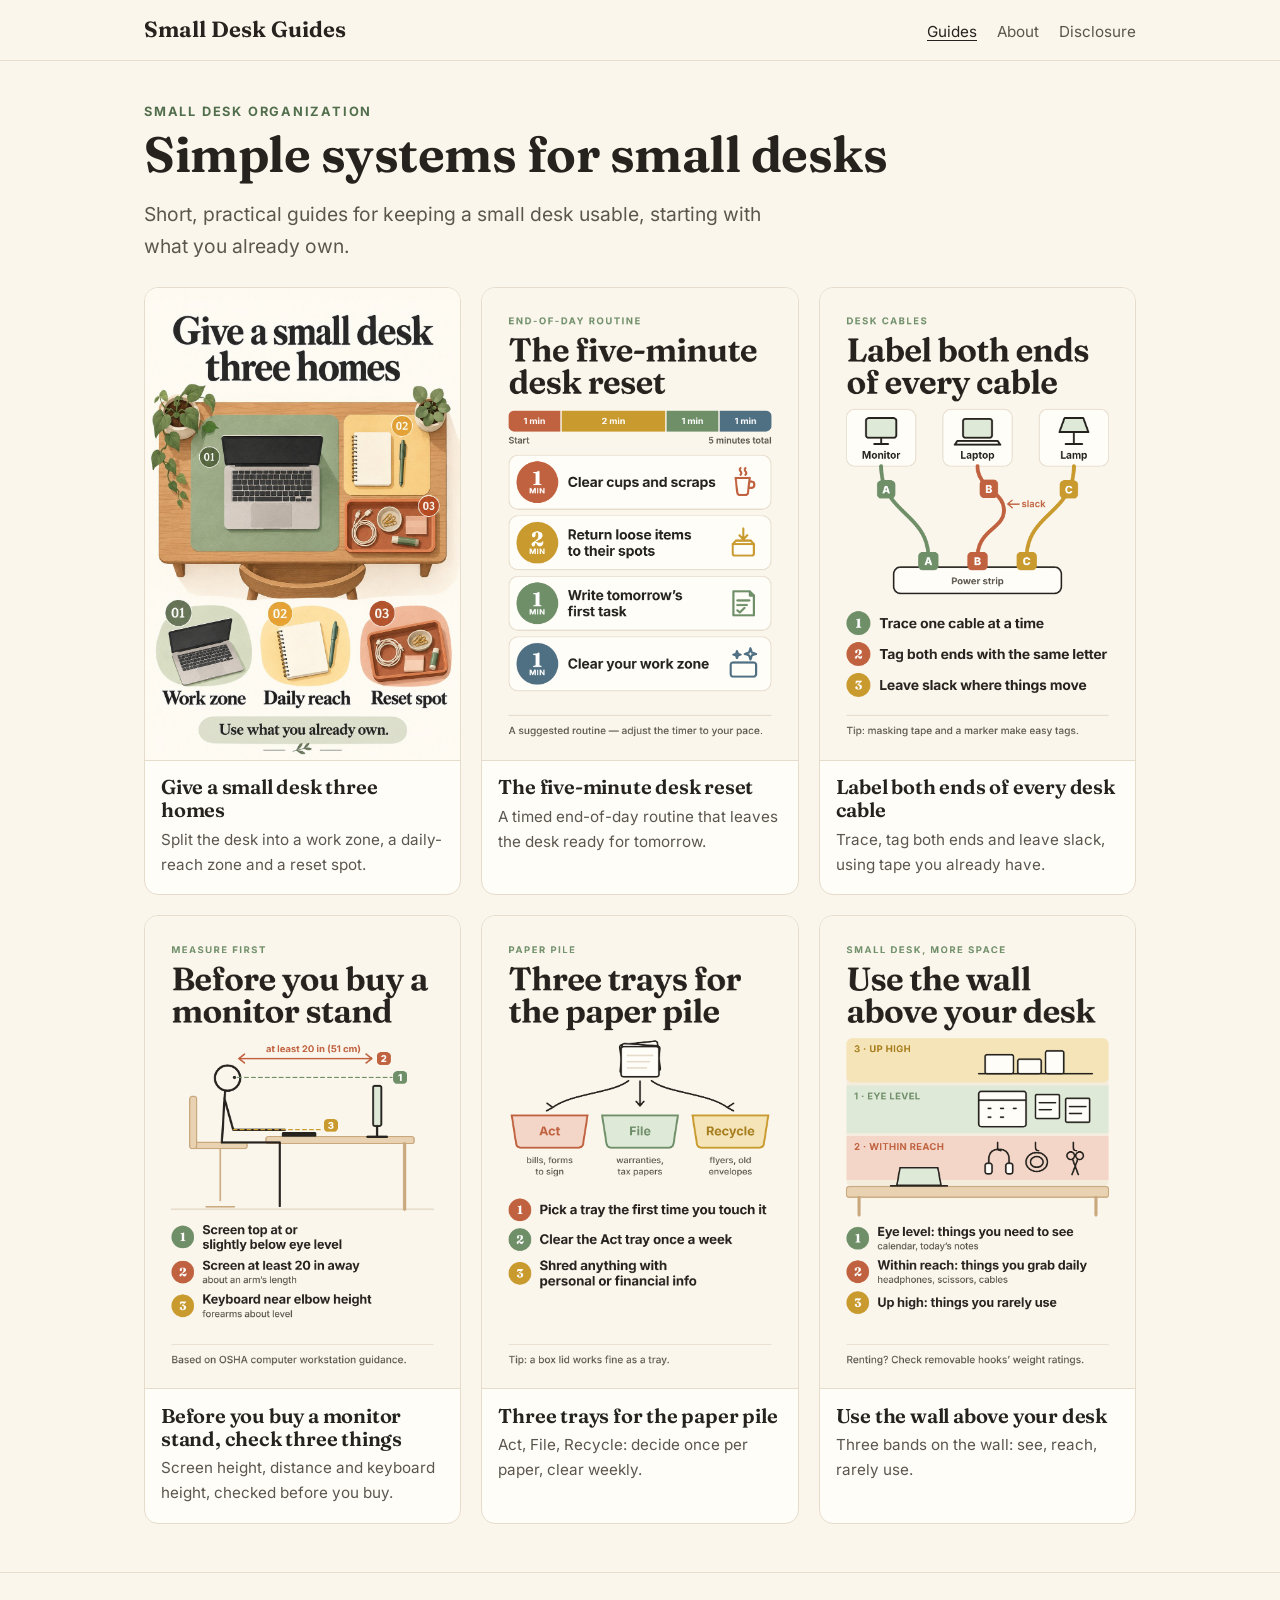
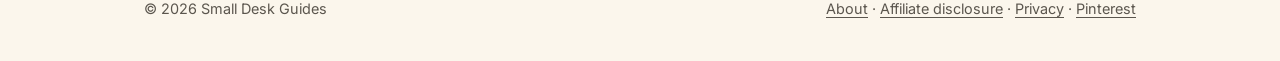
<file: index.html>
<!doctype html>
<html lang="en">
<head>
<meta charset="utf-8">
<meta name="viewport" content="width=device-width, initial-scale=1">
<title>Small Desk Guides</title>
<meta name="description" content="Short, practical guides for organizing small desks, starting with what you already own.">
<meta property="og:site_name" content="Small Desk Guides">
<meta property="og:title" content="Small Desk Guides">
<meta property="og:description" content="Short, practical guides for organizing small desks, starting with what you already own.">
<meta property="og:type" content="website">
<meta name="twitter:card" content="summary_large_image">
<link rel="canonical" href="https://smalldeskguides.github.io/">
<meta property="og:url" content="https://smalldeskguides.github.io/">
<meta property="og:image" content="https://smalldeskguides.github.io/assets/pins/three-desk-zones.jpg">
<meta property="og:image:alt" content="Illustrated top-down desk divided into a work zone with a laptop, a daily-reach zone with a notebook and pen, and a reset spot with a tray of loose items.">
<link rel="stylesheet" href="assets/site.css">
</head>
<body>
<a class="skip" href="#main">Skip to content</a>

<header class="site-header"><div class="wrap">
<a class="brand" href="index.html">Small Desk Guides</a>
<nav class="site-nav" aria-label="Site"><a href="index.html" aria-current="page">Guides</a><a href="about/index.html">About</a><a href="disclosure/index.html">Disclosure</a></nav>
</div></header>
<main id="main"><div class="wrap">
<p class="kicker">Small desk organization</p>
<h1>Simple systems for small desks</h1>
<p class="lede">Short, practical guides for keeping a small desk usable, starting with what you already own.</p>
<ul class="cards">
<li class="card"><a href="guides/three-desk-zones/index.html">
<img src="assets/pins/three-desk-zones.jpg" width="1000" height="1500" alt="" loading="lazy">
<div class="card-text"><h2>Give a small desk three homes</h2><p>Split the desk into a work zone, a daily-reach zone and a reset spot.</p></div></a></li>
<li class="card"><a href="guides/five-minute-desk-reset/index.html">
<img src="assets/pins/five-minute-desk-reset.png" width="1000" height="1500" alt="" loading="lazy">
<div class="card-text"><h2>The five-minute desk reset</h2><p>A timed end-of-day routine that leaves the desk ready for tomorrow.</p></div></a></li>
<li class="card"><a href="guides/label-desk-cables/index.html">
<img src="assets/pins/label-desk-cables.png" width="1000" height="1500" alt="" loading="lazy">
<div class="card-text"><h2>Label both ends of every desk cable</h2><p>Trace, tag both ends and leave slack, using tape you already have.</p></div></a></li>
<li class="card"><a href="guides/monitor-stand-checks/index.html">
<img src="assets/pins/monitor-stand-checks.png" width="1000" height="1500" alt="" loading="lazy">
<div class="card-text"><h2>Before you buy a monitor stand, check three things</h2><p>Screen height, distance and keyboard height, checked before you buy.</p></div></a></li>
<li class="card"><a href="guides/paper-trays/index.html">
<img src="assets/pins/paper-trays.png" width="1000" height="1500" alt="" loading="lazy">
<div class="card-text"><h2>Three trays for the paper pile</h2><p>Act, File, Recycle: decide once per paper, clear weekly.</p></div></a></li>
<li class="card"><a href="guides/wall-above-desk/index.html">
<img src="assets/pins/wall-above-desk.png" width="1000" height="1500" alt="" loading="lazy">
<div class="card-text"><h2>Use the wall above your desk</h2><p>Three bands on the wall: see, reach, rarely use.</p></div></a></li>
</ul>
</div></main>
<footer class="site-footer"><div class="wrap">
<span>© 2026 Small Desk Guides</span>
<span><a href="about/index.html">About</a> · <a href="disclosure/index.html">Affiliate disclosure</a> · <a href="privacy/index.html">Privacy</a> · <a href="https://www.pinterest.com/danielkimmy949/">Pinterest</a></span>
</div></footer>
</body>
</html>
</file>
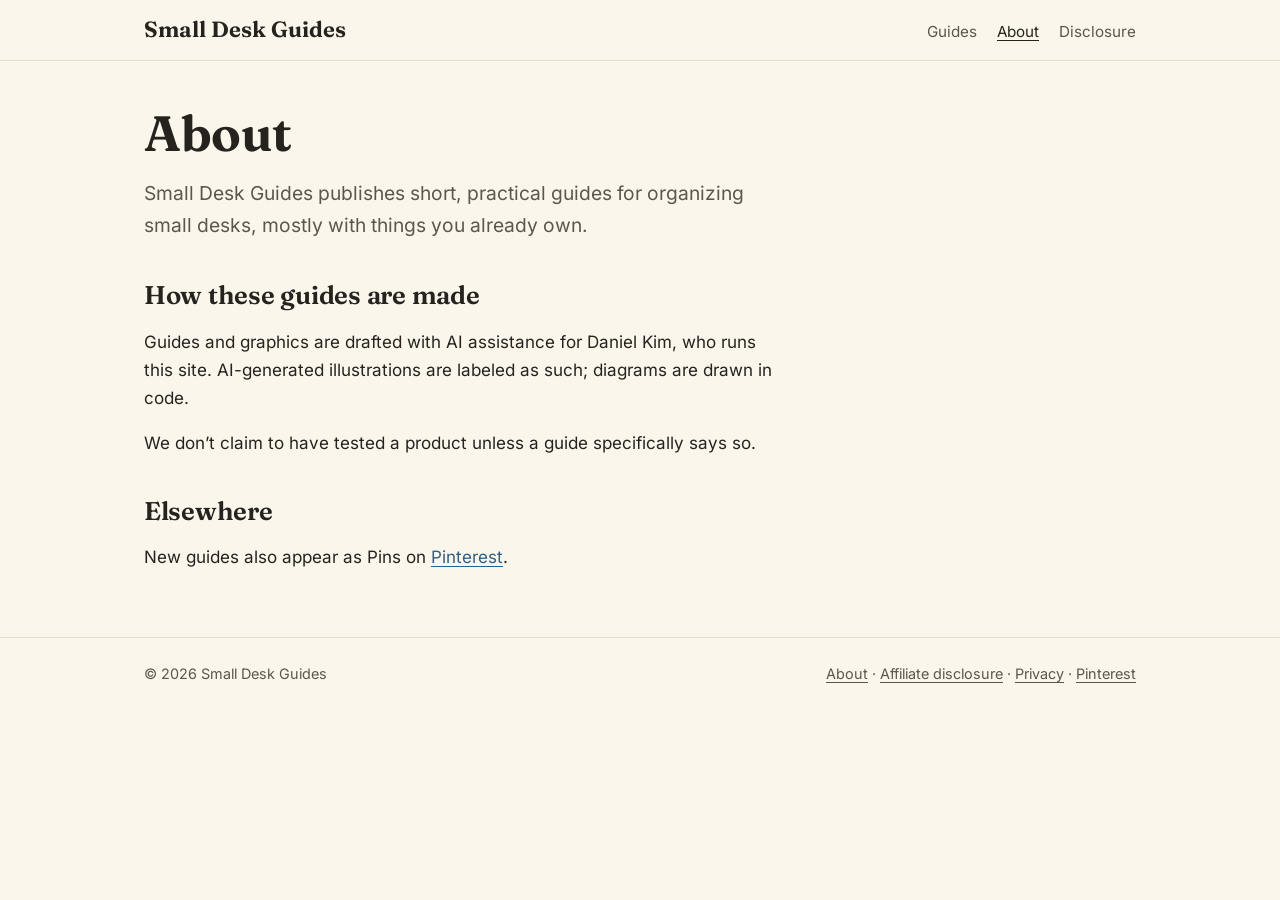
<file: about/index.html>
<!doctype html>
<html lang="en">
<head>
<meta charset="utf-8">
<meta name="viewport" content="width=device-width, initial-scale=1">
<title>About · Small Desk Guides</title>
<meta name="description" content="What Small Desk Guides is and how its guides are made.">
<meta property="og:site_name" content="Small Desk Guides">
<meta property="og:title" content="About">
<meta property="og:description" content="What Small Desk Guides is and how its guides are made.">
<meta property="og:type" content="website">
<meta name="twitter:card" content="summary_large_image">
<link rel="canonical" href="https://smalldeskguides.github.io/about/">
<meta property="og:url" content="https://smalldeskguides.github.io/about/">
<meta property="og:image" content="https://smalldeskguides.github.io/assets/pins/three-desk-zones.jpg">
<meta property="og:image:alt" content="Illustrated top-down desk divided into a work zone with a laptop, a daily-reach zone with a notebook and pen, and a reset spot with a tray of loose items.">
<link rel="stylesheet" href="../assets/site.css">
</head>
<body>
<a class="skip" href="#main">Skip to content</a>

<header class="site-header"><div class="wrap">
<a class="brand" href="../index.html">Small Desk Guides</a>
<nav class="site-nav" aria-label="Site"><a href="../index.html">Guides</a><a href="../about/index.html" aria-current="page">About</a><a href="../disclosure/index.html">Disclosure</a></nav>
</div></header>
<main id="main"><div class="wrap">
<div class="article-body">
<h1>About</h1>
<p class="lede">Small Desk Guides publishes short, practical guides for organizing small desks, mostly with things you already own.</p>
<h2>How these guides are made</h2>
<p>Guides and graphics are drafted with AI assistance for Daniel Kim, who runs this site. AI-generated illustrations are labeled as such; diagrams are drawn in code.</p>
<p>We don’t claim to have tested a product unless a guide specifically says so.</p>
<h2>Elsewhere</h2>
<p>New guides also appear as Pins on <a href="https://www.pinterest.com/danielkimmy949/">Pinterest</a>.</p>
</div>
</div></main>
<footer class="site-footer"><div class="wrap">
<span>© 2026 Small Desk Guides</span>
<span><a href="../about/index.html">About</a> · <a href="../disclosure/index.html">Affiliate disclosure</a> · <a href="../privacy/index.html">Privacy</a> · <a href="https://www.pinterest.com/danielkimmy949/">Pinterest</a></span>
</div></footer>
</body>
</html>
</file>
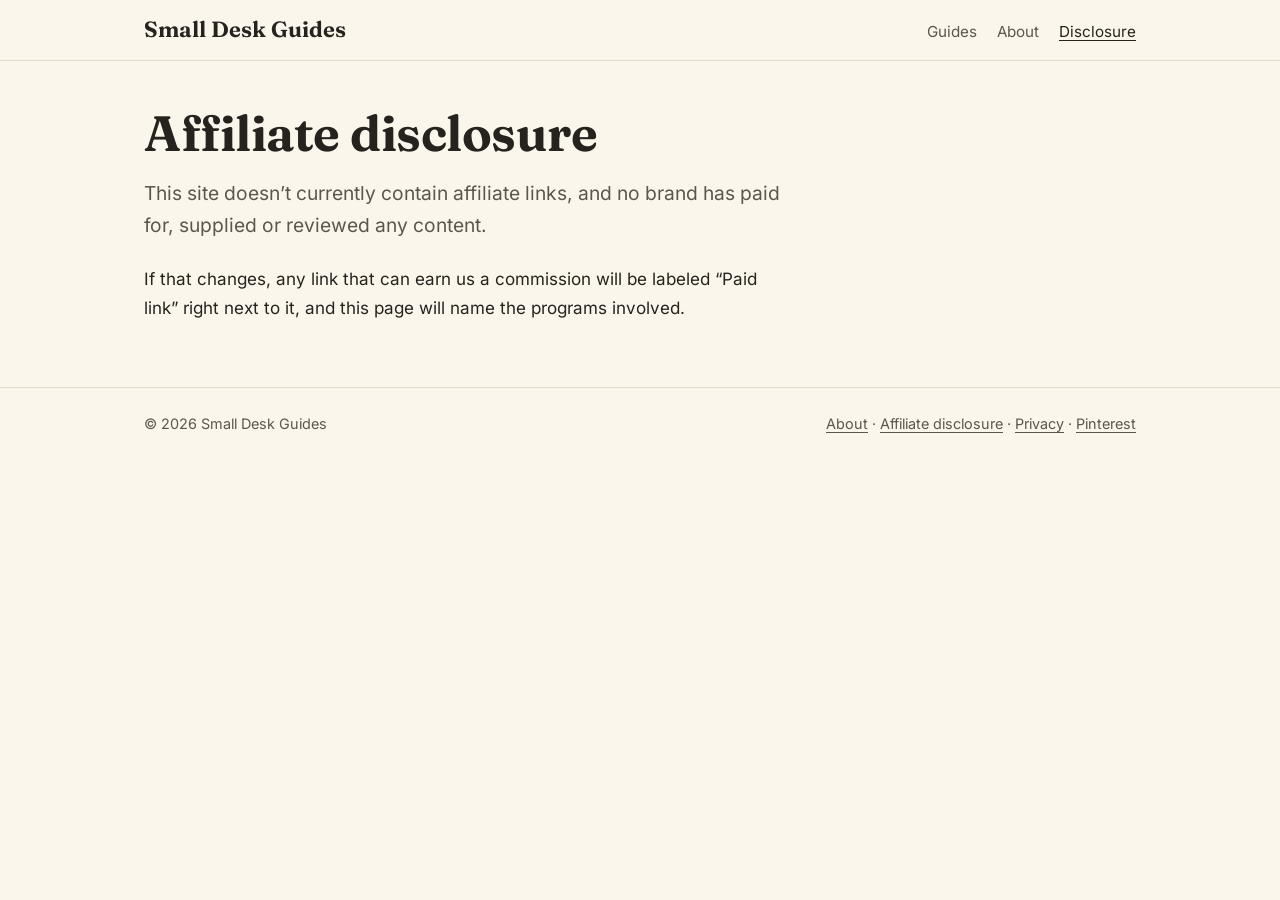
<file: disclosure/index.html>
<!doctype html>
<html lang="en">
<head>
<meta charset="utf-8">
<meta name="viewport" content="width=device-width, initial-scale=1">
<title>Affiliate disclosure · Small Desk Guides</title>
<meta name="description" content="How Small Desk Guides handles affiliate links and sponsorships.">
<meta property="og:site_name" content="Small Desk Guides">
<meta property="og:title" content="Affiliate disclosure">
<meta property="og:description" content="How Small Desk Guides handles affiliate links and sponsorships.">
<meta property="og:type" content="website">
<meta name="twitter:card" content="summary_large_image">
<link rel="canonical" href="https://smalldeskguides.github.io/disclosure/">
<meta property="og:url" content="https://smalldeskguides.github.io/disclosure/">
<meta property="og:image" content="https://smalldeskguides.github.io/assets/pins/three-desk-zones.jpg">
<meta property="og:image:alt" content="Illustrated top-down desk divided into a work zone with a laptop, a daily-reach zone with a notebook and pen, and a reset spot with a tray of loose items.">
<link rel="stylesheet" href="../assets/site.css">
</head>
<body>
<a class="skip" href="#main">Skip to content</a>

<header class="site-header"><div class="wrap">
<a class="brand" href="../index.html">Small Desk Guides</a>
<nav class="site-nav" aria-label="Site"><a href="../index.html">Guides</a><a href="../about/index.html">About</a><a href="../disclosure/index.html" aria-current="page">Disclosure</a></nav>
</div></header>
<main id="main"><div class="wrap">
<div class="article-body">
<h1>Affiliate disclosure</h1>
<p class="lede">This site doesn’t currently contain affiliate links, and no brand has paid for, supplied or reviewed any content.</p>
<p>If that changes, any link that can earn us a commission will be labeled “Paid link” right next to it, and this page will name the programs involved.</p>
</div>
</div></main>
<footer class="site-footer"><div class="wrap">
<span>© 2026 Small Desk Guides</span>
<span><a href="../about/index.html">About</a> · <a href="../disclosure/index.html">Affiliate disclosure</a> · <a href="../privacy/index.html">Privacy</a> · <a href="https://www.pinterest.com/danielkimmy949/">Pinterest</a></span>
</div></footer>
</body>
</html>
</file>
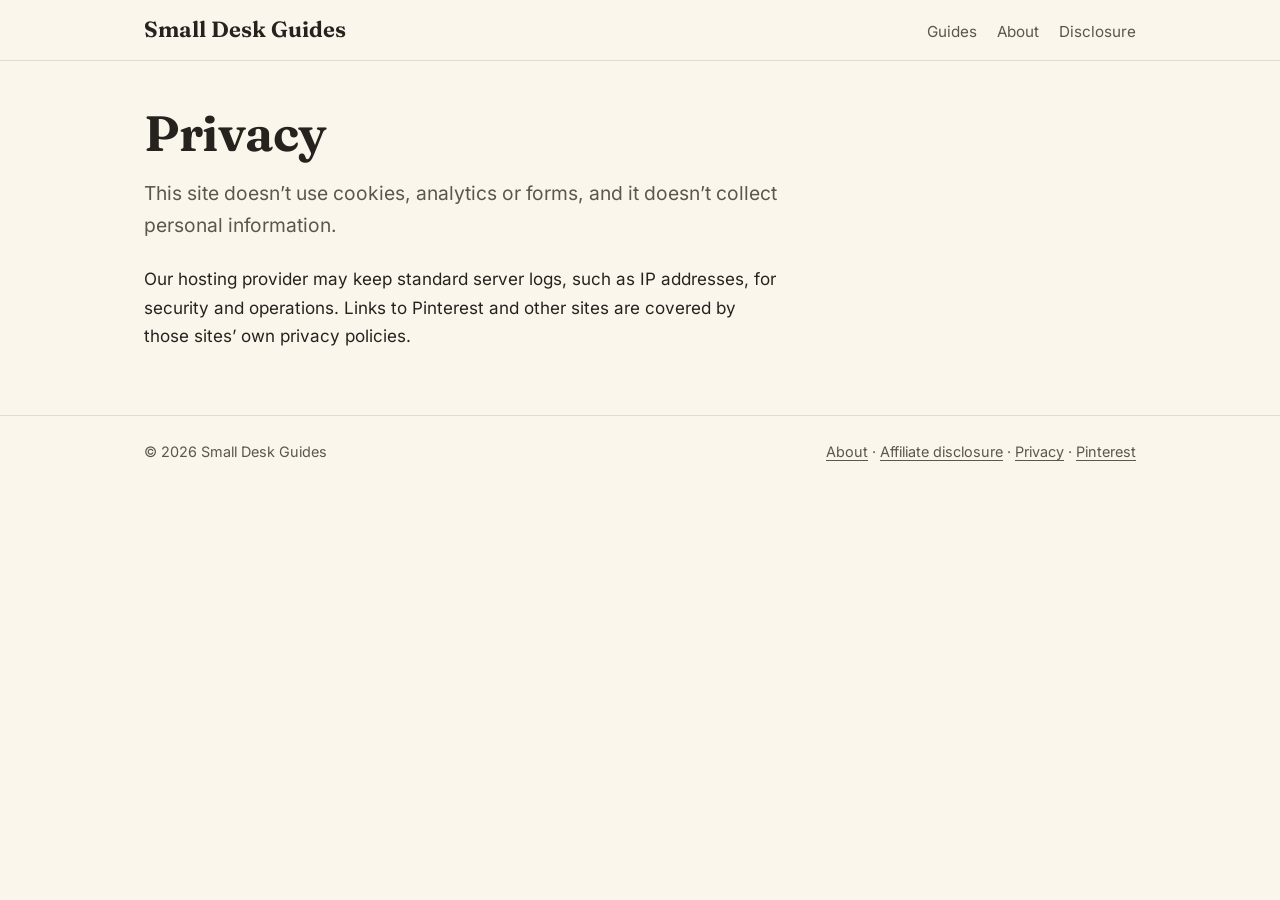
<file: privacy/index.html>
<!doctype html>
<html lang="en">
<head>
<meta charset="utf-8">
<meta name="viewport" content="width=device-width, initial-scale=1">
<title>Privacy · Small Desk Guides</title>
<meta name="description" content="Small Desk Guides privacy notice.">
<meta property="og:site_name" content="Small Desk Guides">
<meta property="og:title" content="Privacy">
<meta property="og:description" content="Small Desk Guides privacy notice.">
<meta property="og:type" content="website">
<meta name="twitter:card" content="summary_large_image">
<link rel="canonical" href="https://smalldeskguides.github.io/privacy/">
<meta property="og:url" content="https://smalldeskguides.github.io/privacy/">
<meta property="og:image" content="https://smalldeskguides.github.io/assets/pins/three-desk-zones.jpg">
<meta property="og:image:alt" content="Illustrated top-down desk divided into a work zone with a laptop, a daily-reach zone with a notebook and pen, and a reset spot with a tray of loose items.">
<link rel="stylesheet" href="../assets/site.css">
</head>
<body>
<a class="skip" href="#main">Skip to content</a>

<header class="site-header"><div class="wrap">
<a class="brand" href="../index.html">Small Desk Guides</a>
<nav class="site-nav" aria-label="Site"><a href="../index.html">Guides</a><a href="../about/index.html">About</a><a href="../disclosure/index.html">Disclosure</a></nav>
</div></header>
<main id="main"><div class="wrap">
<div class="article-body">
<h1>Privacy</h1>
<p class="lede">This site doesn’t use cookies, analytics or forms, and it doesn’t collect personal information.</p>
<p>Our hosting provider may keep standard server logs, such as IP addresses, for security and operations. Links to Pinterest and other sites are covered by those sites’ own privacy policies.</p>
</div>
</div></main>
<footer class="site-footer"><div class="wrap">
<span>© 2026 Small Desk Guides</span>
<span><a href="../about/index.html">About</a> · <a href="../disclosure/index.html">Affiliate disclosure</a> · <a href="../privacy/index.html">Privacy</a> · <a href="https://www.pinterest.com/danielkimmy949/">Pinterest</a></span>
</div></footer>
</body>
</html>
</file>
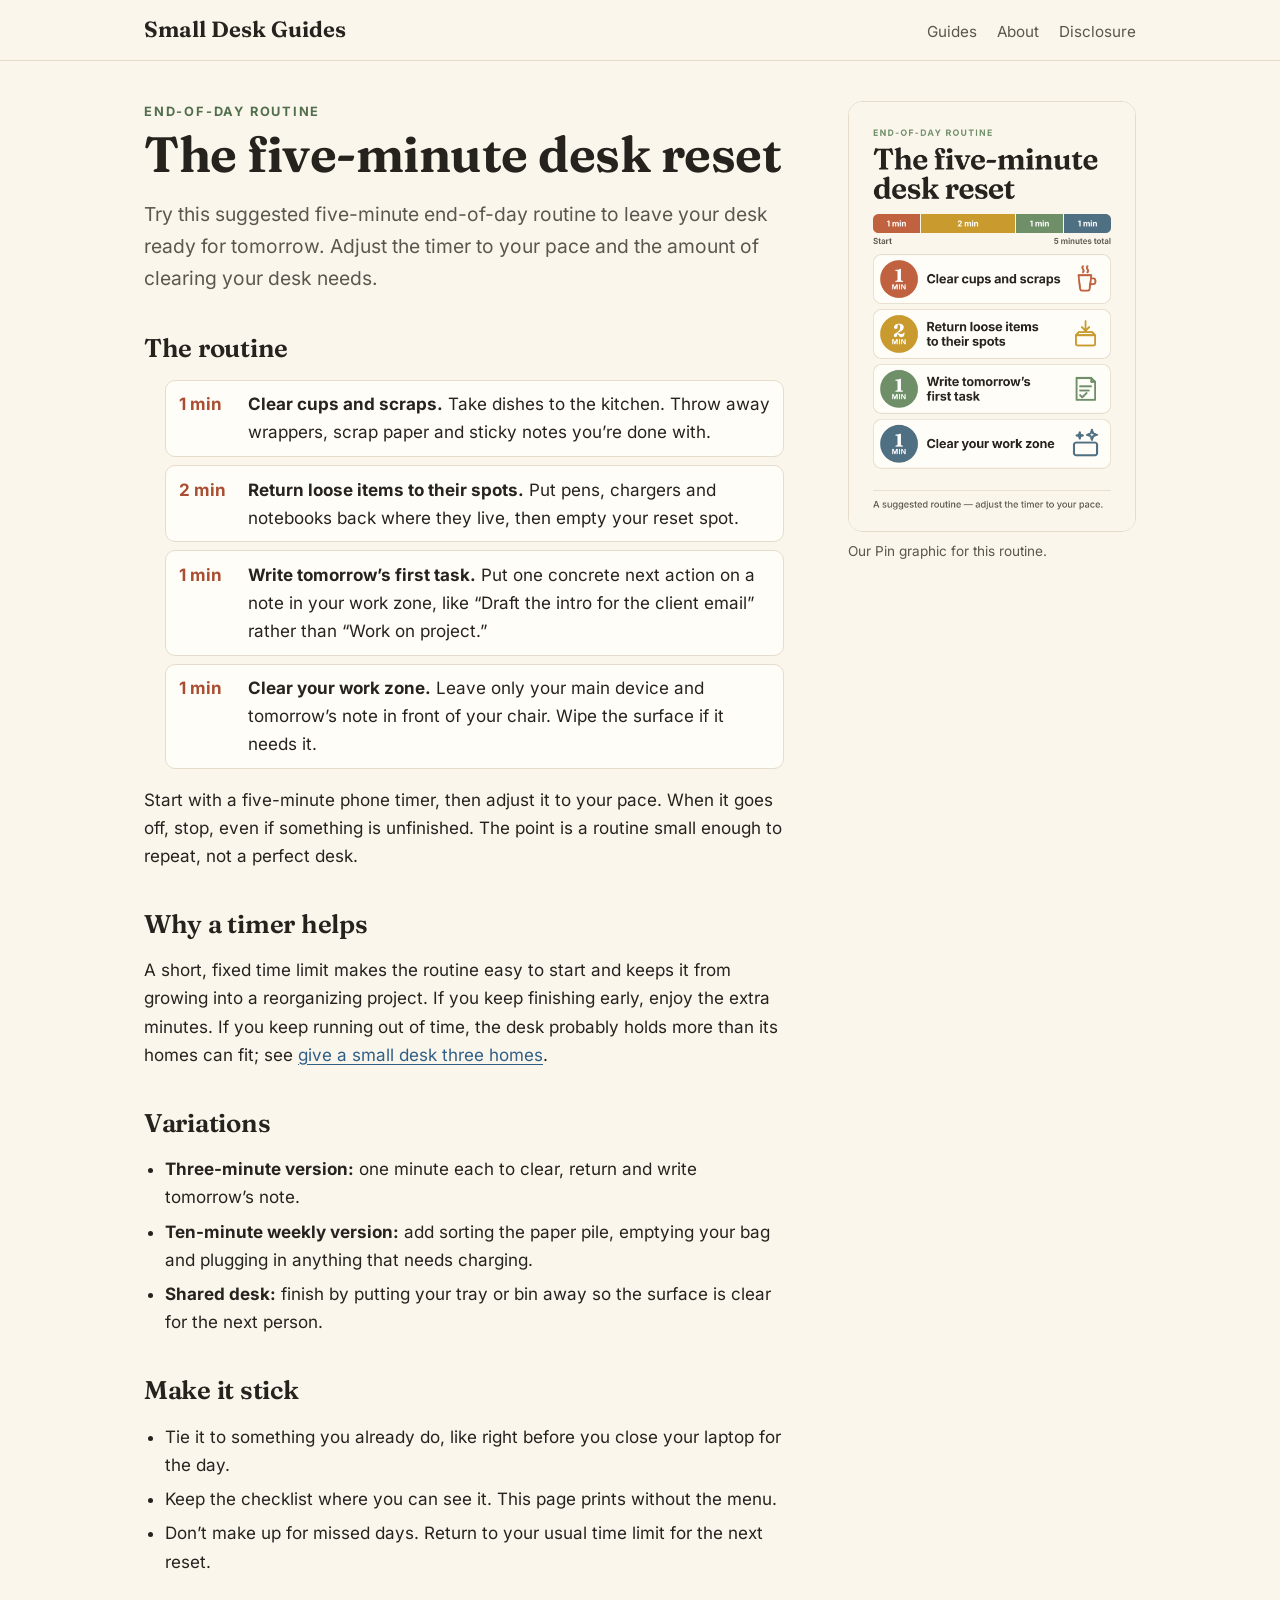
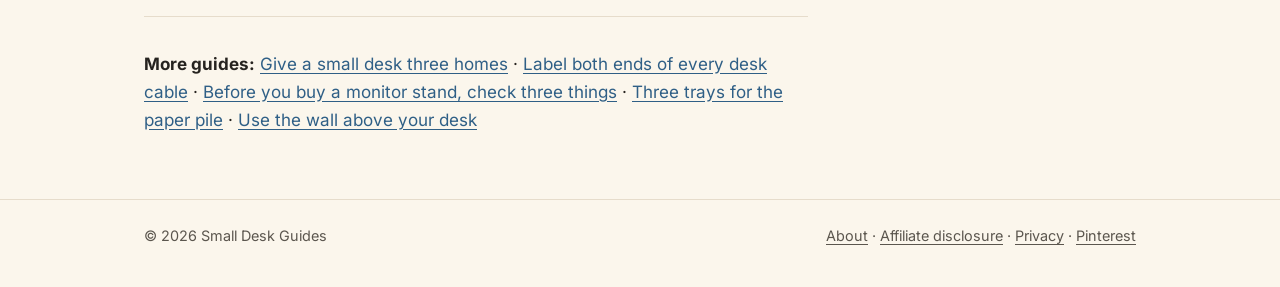
<file: guides/five-minute-desk-reset/index.html>
<!doctype html>
<html lang="en">
<head>
<meta charset="utf-8">
<meta name="viewport" content="width=device-width, initial-scale=1">
<title>The five-minute desk reset · Small Desk Guides</title>
<meta name="description" content="A timed end-of-day routine for a small desk: clear cups and scraps, return loose items, write tomorrow&#x27;s first task and clear your work zone.">
<meta property="og:site_name" content="Small Desk Guides">
<meta property="og:title" content="The five-minute desk reset">
<meta property="og:description" content="A timed end-of-day routine for a small desk: clear cups and scraps, return loose items, write tomorrow&#x27;s first task and clear your work zone.">
<meta property="og:type" content="article">
<meta name="twitter:card" content="summary_large_image">
<link rel="canonical" href="https://smalldeskguides.github.io/guides/five-minute-desk-reset/">
<meta property="og:url" content="https://smalldeskguides.github.io/guides/five-minute-desk-reset/">
<meta property="og:image" content="https://smalldeskguides.github.io/assets/pins/five-minute-desk-reset.png">
<meta property="og:image:alt" content="Checklist graphic titled The five-minute desk reset: 1 minute to clear cups and scraps, 2 minutes to return loose items, 1 minute to write tomorrow&#x27;s first task, and 1 minute to clear your work zone. A suggested routine; adjust the timer to your pace.">
<script type="application/ld+json">{"@context": "https://schema.org", "@type": "Article", "headline": "The five-minute desk reset", "description": "A timed end-of-day routine for a small desk: clear cups and scraps, return loose items, write tomorrow's first task and clear your work zone.", "publisher": {"@type": "Organization", "name": "Small Desk Guides"}, "image": "https://smalldeskguides.github.io/assets/pins/five-minute-desk-reset.png", "mainEntityOfPage": "https://smalldeskguides.github.io/guides/five-minute-desk-reset/"}</script>
<link rel="stylesheet" href="../../assets/site.css">
</head>
<body>
<a class="skip" href="#main">Skip to content</a>

<header class="site-header"><div class="wrap">
<a class="brand" href="../../index.html">Small Desk Guides</a>
<nav class="site-nav" aria-label="Site"><a href="../../index.html">Guides</a><a href="../../about/index.html">About</a><a href="../../disclosure/index.html">Disclosure</a></nav>
</div></header>
<main id="main"><div class="wrap">
<article class="article">
<div><div class="article-body">
<p class="kicker">End-of-day routine</p>
<h1>The five-minute desk reset</h1>
<p class="lede">Try this suggested five-minute end-of-day routine to leave your desk ready for tomorrow. Adjust the timer to your pace and the amount of clearing your desk needs.</p>

<h2>The routine</h2>
<ol class="checklist">
<li><span class="t">1 min</span><span><strong>Clear cups and scraps.</strong> Take dishes to the kitchen. Throw away wrappers, scrap paper and sticky notes you’re done with.</span></li>
<li><span class="t">2 min</span><span><strong>Return loose items to their spots.</strong> Put pens, chargers and notebooks back where they live, then empty your reset spot.</span></li>
<li><span class="t">1 min</span><span><strong>Write tomorrow’s first task.</strong> Put one concrete next action on a note in your work zone, like “Draft the intro for the client email” rather than “Work on project.”</span></li>
<li><span class="t">1 min</span><span><strong>Clear your work zone.</strong> Leave only your main device and tomorrow’s note in front of your chair. Wipe the surface if it needs it.</span></li>
</ol>
<p>Start with a five-minute phone timer, then adjust it to your pace. When it goes off, stop, even if something is unfinished. The point is a routine small enough to repeat, not a perfect desk.</p>

<h2>Why a timer helps</h2>
<p>A short, fixed time limit makes the routine easy to start and keeps it from growing into a reorganizing project. If you keep finishing early, enjoy the extra minutes. If you keep running out of time, the desk probably holds more than its homes can fit; see <a href="../three-desk-zones/index.html">give a small desk three homes</a>.</p>

<h2>Variations</h2>
<ul>
<li><strong>Three-minute version:</strong> one minute each to clear, return and write tomorrow’s note.</li>
<li><strong>Ten-minute weekly version:</strong> add sorting the paper pile, emptying your bag and plugging in anything that needs charging.</li>
<li><strong>Shared desk:</strong> finish by putting your tray or bin away so the surface is clear for the next person.</li>
</ul>

<h2>Make it stick</h2>
<ul>
<li>Tie it to something you already do, like right before you close your laptop for the day.</li>
<li>Keep the checklist where you can see it. This page prints without the menu.</li>
<li>Don’t make up for missed days. Return to your usual time limit for the next reset.</li>
</ul>
</div>
<nav class="related" aria-label="More guides"><p><strong>More guides:</strong> <a href="../three-desk-zones/index.html">Give a small desk three homes</a> · <a href="../label-desk-cables/index.html">Label both ends of every desk cable</a> · <a href="../monitor-stand-checks/index.html">Before you buy a monitor stand, check three things</a> · <a href="../paper-trays/index.html">Three trays for the paper pile</a> · <a href="../wall-above-desk/index.html">Use the wall above your desk</a></p></nav></div>
<aside class="article-aside">
<figure class="pin-figure"><img src="../../assets/pins/five-minute-desk-reset.png" width="1000" height="1500" alt="Checklist graphic titled The five-minute desk reset: 1 minute to clear cups and scraps, 2 minutes to return loose items, 1 minute to write tomorrow&#x27;s first task, and 1 minute to clear your work zone. A suggested routine; adjust the timer to your pace." loading="lazy">
<figcaption>Our Pin graphic for this routine.</figcaption></figure>

</aside>
</article>
</div></main>
<footer class="site-footer"><div class="wrap">
<span>© 2026 Small Desk Guides</span>
<span><a href="../../about/index.html">About</a> · <a href="../../disclosure/index.html">Affiliate disclosure</a> · <a href="../../privacy/index.html">Privacy</a> · <a href="https://www.pinterest.com/danielkimmy949/">Pinterest</a></span>
</div></footer>
</body>
</html>
</file>
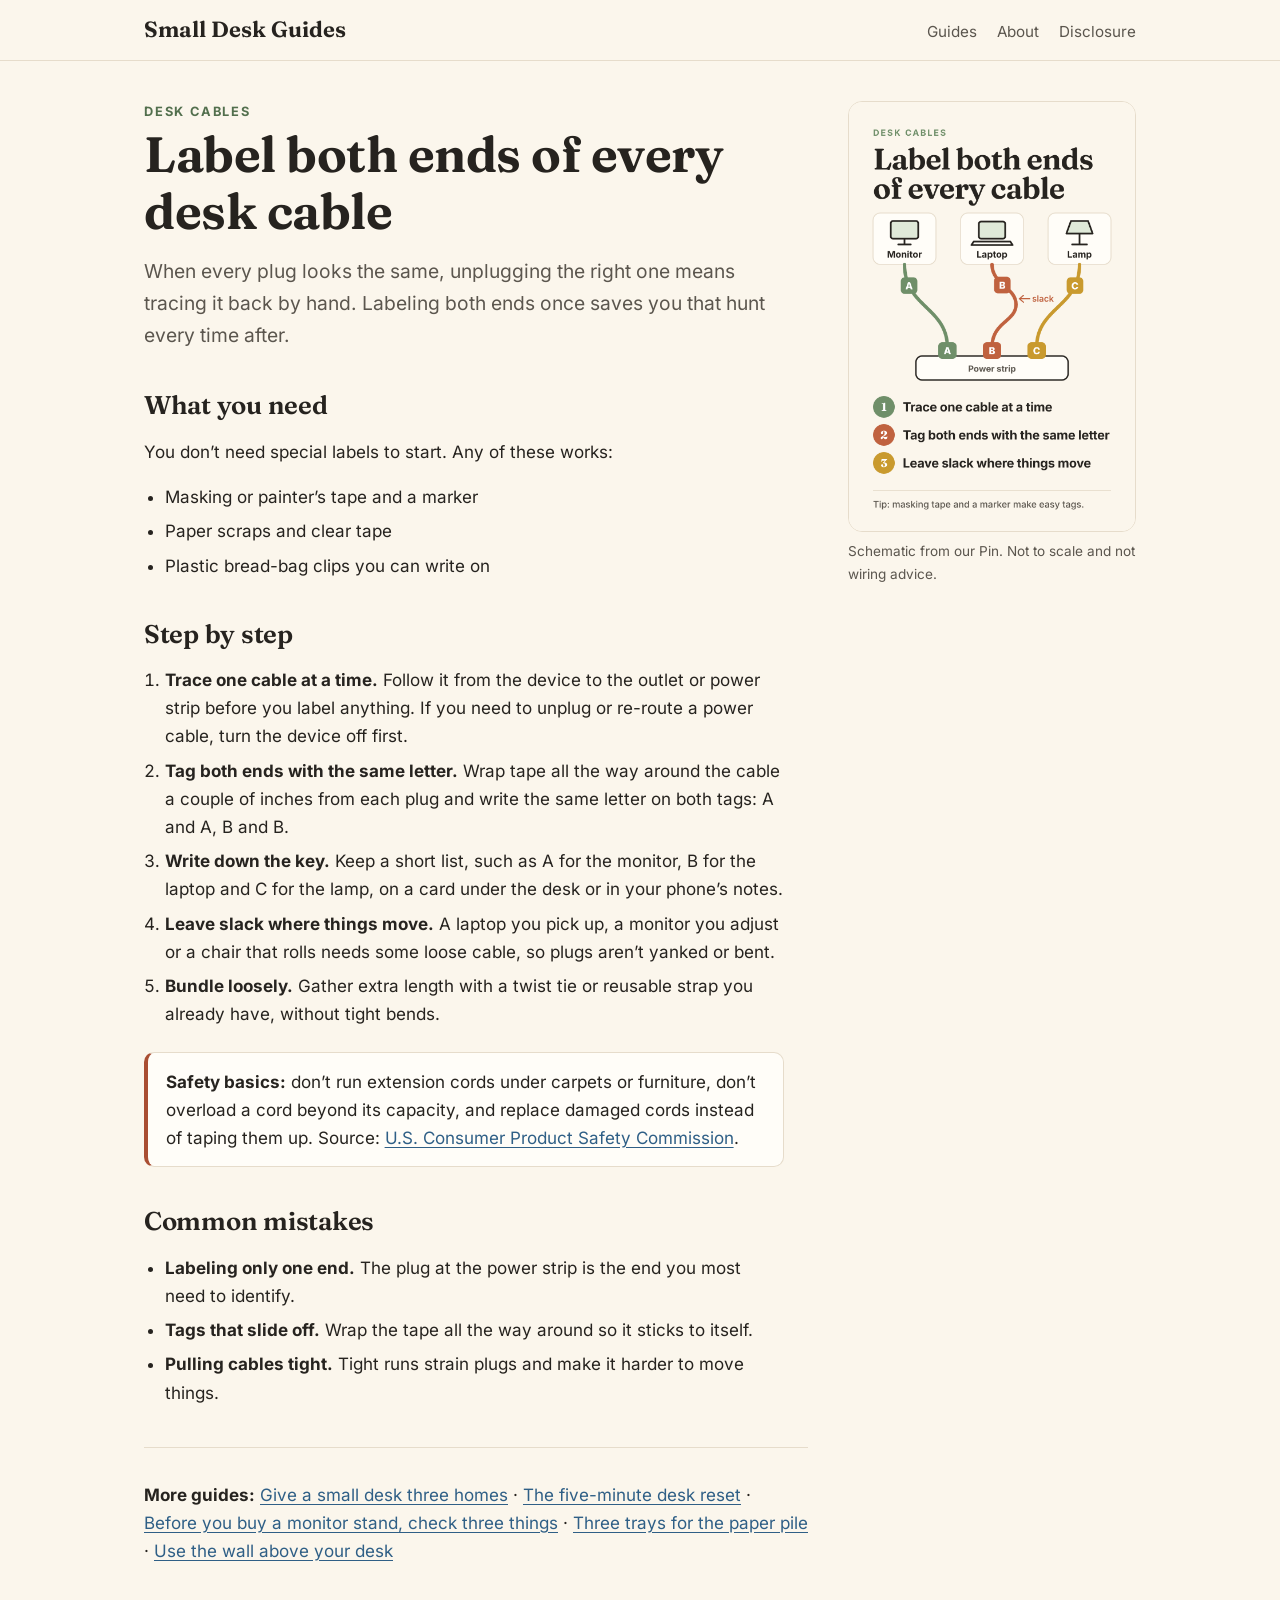
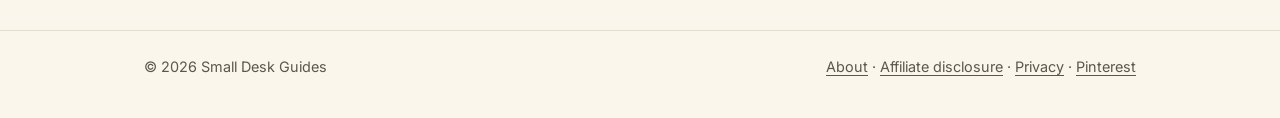
<file: guides/label-desk-cables/index.html>
<!doctype html>
<html lang="en">
<head>
<meta charset="utf-8">
<meta name="viewport" content="width=device-width, initial-scale=1">
<title>Label both ends of every desk cable · Small Desk Guides</title>
<meta name="description" content="A no-buy way to untangle desk cables: trace one cable at a time, tag both ends with the same letter and leave slack where things move.">
<meta property="og:site_name" content="Small Desk Guides">
<meta property="og:title" content="Label both ends of every desk cable">
<meta property="og:description" content="A no-buy way to untangle desk cables: trace one cable at a time, tag both ends with the same letter and leave slack where things move.">
<meta property="og:type" content="article">
<meta name="twitter:card" content="summary_large_image">
<link rel="canonical" href="https://smalldeskguides.github.io/guides/label-desk-cables/">
<meta property="og:url" content="https://smalldeskguides.github.io/guides/label-desk-cables/">
<meta property="og:image" content="https://smalldeskguides.github.io/assets/pins/label-desk-cables.png">
<meta property="og:image:alt" content="Schematic of a monitor, laptop and lamp wired to a power strip, each cable tagged with the same letter at both ends.">
<script type="application/ld+json">{"@context": "https://schema.org", "@type": "Article", "headline": "Label both ends of every desk cable", "description": "A no-buy way to untangle desk cables: trace one cable at a time, tag both ends with the same letter and leave slack where things move.", "publisher": {"@type": "Organization", "name": "Small Desk Guides"}, "image": "https://smalldeskguides.github.io/assets/pins/label-desk-cables.png", "mainEntityOfPage": "https://smalldeskguides.github.io/guides/label-desk-cables/"}</script>
<link rel="stylesheet" href="../../assets/site.css">
</head>
<body>
<a class="skip" href="#main">Skip to content</a>

<header class="site-header"><div class="wrap">
<a class="brand" href="../../index.html">Small Desk Guides</a>
<nav class="site-nav" aria-label="Site"><a href="../../index.html">Guides</a><a href="../../about/index.html">About</a><a href="../../disclosure/index.html">Disclosure</a></nav>
</div></header>
<main id="main"><div class="wrap">
<article class="article">
<div><div class="article-body">
<p class="kicker">Desk cables</p>
<h1>Label both ends of every desk cable</h1>
<p class="lede">When every plug looks the same, unplugging the right one means tracing it back by hand. Labeling both ends once saves you that hunt every time after.</p>

<h2>What you need</h2>
<p>You don’t need special labels to start. Any of these works:</p>
<ul>
<li>Masking or painter’s tape and a marker</li>
<li>Paper scraps and clear tape</li>
<li>Plastic bread-bag clips you can write on</li>
</ul>

<h2>Step by step</h2>
<ol>
<li><strong>Trace one cable at a time.</strong> Follow it from the device to the outlet or power strip before you label anything. If you need to unplug or re-route a power cable, turn the device off first.</li>
<li><strong>Tag both ends with the same letter.</strong> Wrap tape all the way around the cable a couple of inches from each plug and write the same letter on both tags: A and A, B and B.</li>
<li><strong>Write down the key.</strong> Keep a short list, such as A for the monitor, B for the laptop and C for the lamp, on a card under the desk or in your phone’s notes.</li>
<li><strong>Leave slack where things move.</strong> A laptop you pick up, a monitor you adjust or a chair that rolls needs some loose cable, so plugs aren’t yanked or bent.</li>
<li><strong>Bundle loosely.</strong> Gather extra length with a twist tie or reusable strap you already have, without tight bends.</li>
</ol>

<div class="note caution">
<p><strong>Safety basics:</strong> don’t run extension cords under carpets or furniture, don’t overload a cord beyond its capacity, and replace damaged cords instead of taping them up. Source: <a href="https://www.cpsc.gov/s3fs-public/5032.pdf">U.S. Consumer Product Safety Commission</a>.</p>
</div>

<h2>Common mistakes</h2>
<ul>
<li><strong>Labeling only one end.</strong> The plug at the power strip is the end you most need to identify.</li>
<li><strong>Tags that slide off.</strong> Wrap the tape all the way around so it sticks to itself.</li>
<li><strong>Pulling cables tight.</strong> Tight runs strain plugs and make it harder to move things.</li>
</ul>
</div>
<nav class="related" aria-label="More guides"><p><strong>More guides:</strong> <a href="../three-desk-zones/index.html">Give a small desk three homes</a> · <a href="../five-minute-desk-reset/index.html">The five-minute desk reset</a> · <a href="../monitor-stand-checks/index.html">Before you buy a monitor stand, check three things</a> · <a href="../paper-trays/index.html">Three trays for the paper pile</a> · <a href="../wall-above-desk/index.html">Use the wall above your desk</a></p></nav></div>
<aside class="article-aside">
<figure class="pin-figure"><img src="../../assets/pins/label-desk-cables.png" width="1000" height="1500" alt="Schematic of a monitor, laptop and lamp wired to a power strip, each cable tagged with the same letter at both ends." loading="lazy">
<figcaption>Schematic from our Pin. Not to scale and not wiring advice.</figcaption></figure>

</aside>
</article>
</div></main>
<footer class="site-footer"><div class="wrap">
<span>© 2026 Small Desk Guides</span>
<span><a href="../../about/index.html">About</a> · <a href="../../disclosure/index.html">Affiliate disclosure</a> · <a href="../../privacy/index.html">Privacy</a> · <a href="https://www.pinterest.com/danielkimmy949/">Pinterest</a></span>
</div></footer>
</body>
</html>
</file>
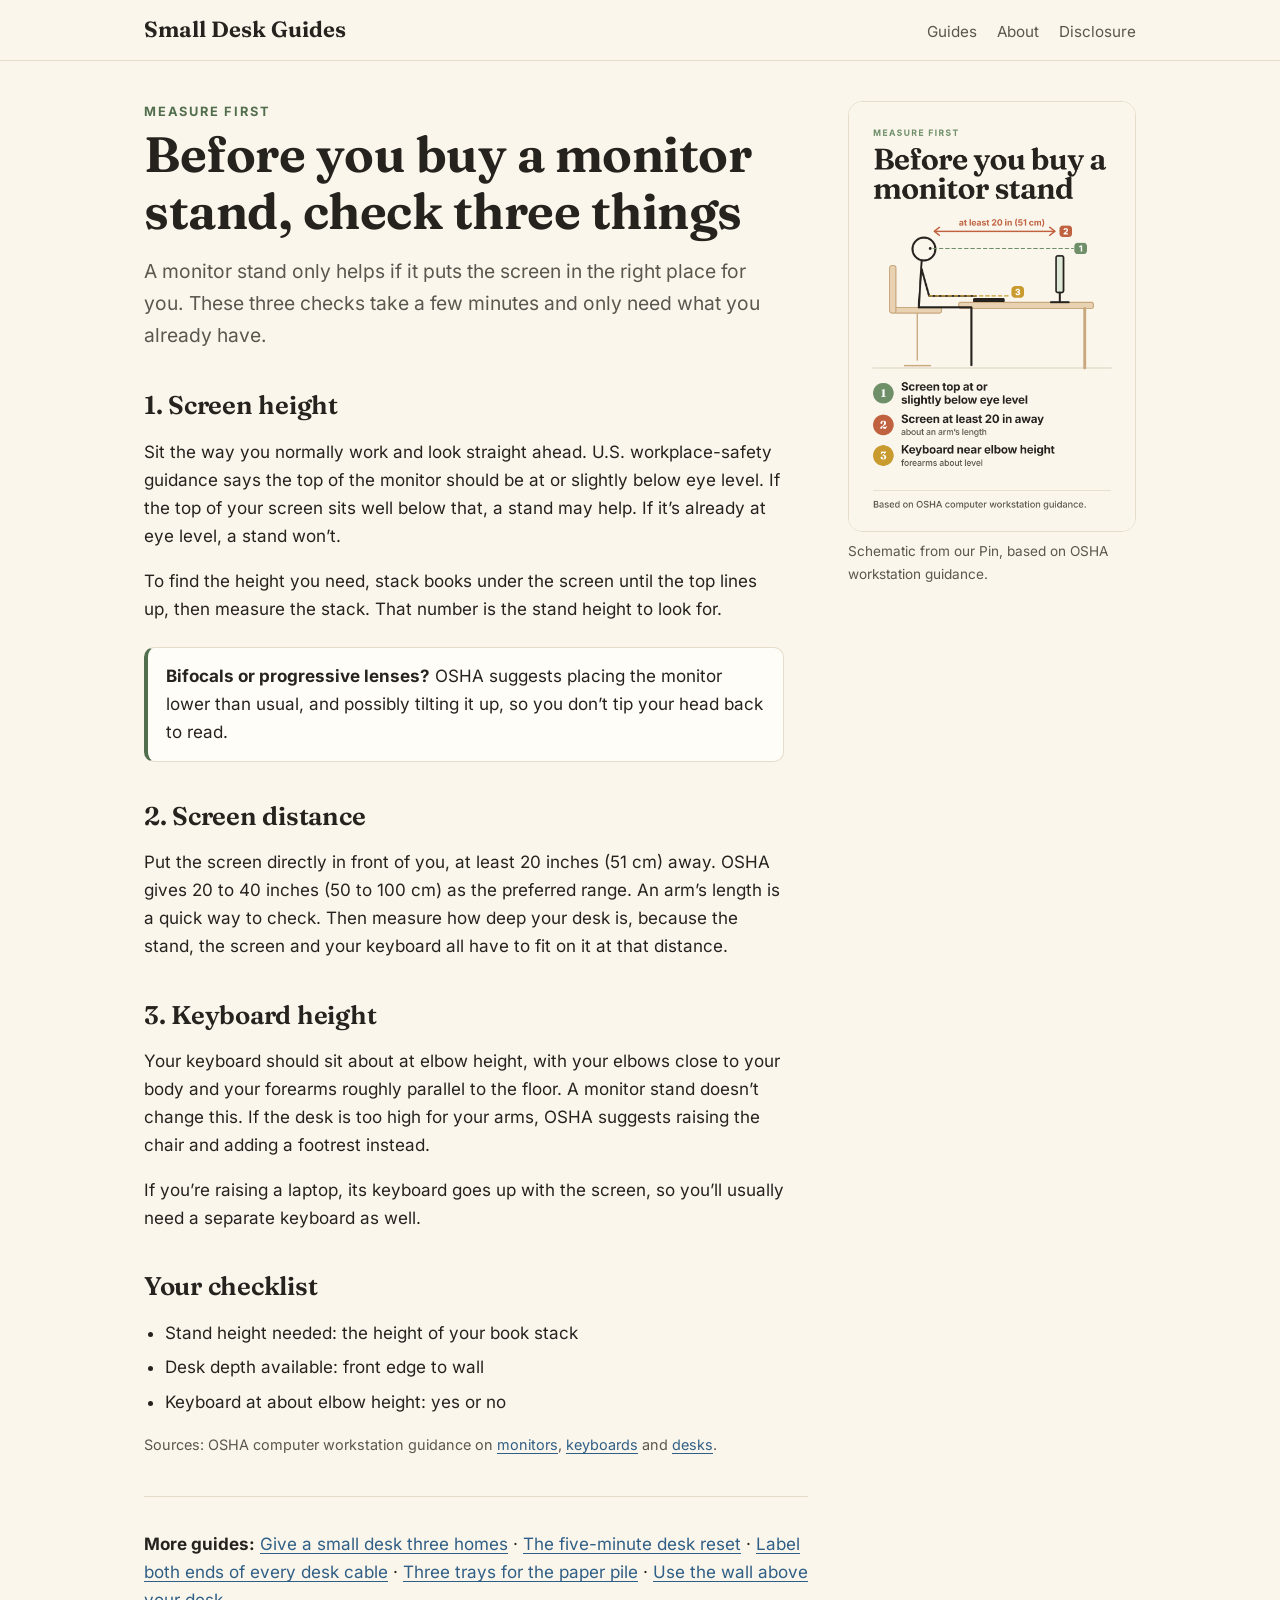
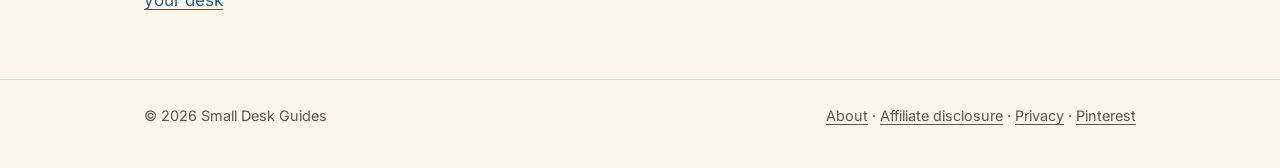
<file: guides/monitor-stand-checks/index.html>
<!doctype html>
<html lang="en">
<head>
<meta charset="utf-8">
<meta name="viewport" content="width=device-width, initial-scale=1">
<title>Before you buy a monitor stand, check three things · Small Desk Guides</title>
<meta name="description" content="Check screen height, screen distance and keyboard height with what you already have before buying a monitor stand, based on OSHA workstation guidance.">
<meta property="og:site_name" content="Small Desk Guides">
<meta property="og:title" content="Before you buy a monitor stand, check three things">
<meta property="og:description" content="Check screen height, screen distance and keyboard height with what you already have before buying a monitor stand, based on OSHA workstation guidance.">
<meta property="og:type" content="article">
<meta name="twitter:card" content="summary_large_image">
<link rel="canonical" href="https://smalldeskguides.github.io/guides/monitor-stand-checks/">
<meta property="og:url" content="https://smalldeskguides.github.io/guides/monitor-stand-checks/">
<meta property="og:image" content="https://smalldeskguides.github.io/assets/pins/monitor-stand-checks.png">
<meta property="og:image:alt" content="Side-view schematic of a seated person at a desk with three checks: screen top at or slightly below eye level, screen at least 20 inches away, keyboard near elbow height.">
<script type="application/ld+json">{"@context": "https://schema.org", "@type": "Article", "headline": "Before you buy a monitor stand, check three things", "description": "Check screen height, screen distance and keyboard height with what you already have before buying a monitor stand, based on OSHA workstation guidance.", "publisher": {"@type": "Organization", "name": "Small Desk Guides"}, "image": "https://smalldeskguides.github.io/assets/pins/monitor-stand-checks.png", "mainEntityOfPage": "https://smalldeskguides.github.io/guides/monitor-stand-checks/"}</script>
<link rel="stylesheet" href="../../assets/site.css">
</head>
<body>
<a class="skip" href="#main">Skip to content</a>

<header class="site-header"><div class="wrap">
<a class="brand" href="../../index.html">Small Desk Guides</a>
<nav class="site-nav" aria-label="Site"><a href="../../index.html">Guides</a><a href="../../about/index.html">About</a><a href="../../disclosure/index.html">Disclosure</a></nav>
</div></header>
<main id="main"><div class="wrap">
<article class="article">
<div><div class="article-body">
<p class="kicker">Measure first</p>
<h1>Before you buy a monitor stand, check three things</h1>
<p class="lede">A monitor stand only helps if it puts the screen in the right place for you. These three checks take a few minutes and only need what you already have.</p>

<h2>1. Screen height</h2>
<p>Sit the way you normally work and look straight ahead. U.S. workplace-safety guidance says the top of the monitor should be at or slightly below eye level. If the top of your screen sits well below that, a stand may help. If it’s already at eye level, a stand won’t.</p>
<p>To find the height you need, stack books under the screen until the top lines up, then measure the stack. That number is the stand height to look for.</p>
<div class="note"><p><strong>Bifocals or progressive lenses?</strong> OSHA suggests placing the monitor lower than usual, and possibly tilting it up, so you don’t tip your head back to read.</p></div>

<h2>2. Screen distance</h2>
<p>Put the screen directly in front of you, at least 20 inches (51 cm) away. OSHA gives 20 to 40 inches (50 to 100 cm) as the preferred range. An arm’s length is a quick way to check. Then measure how deep your desk is, because the stand, the screen and your keyboard all have to fit on it at that distance.</p>

<h2>3. Keyboard height</h2>
<p>Your keyboard should sit about at elbow height, with your elbows close to your body and your forearms roughly parallel to the floor. A monitor stand doesn’t change this. If the desk is too high for your arms, OSHA suggests raising the chair and adding a footrest instead.</p>
<p>If you’re raising a laptop, its keyboard goes up with the screen, so you’ll usually need a separate keyboard as well.</p>

<h2>Your checklist</h2>
<ul>
<li>Stand height needed: the height of your book stack</li>
<li>Desk depth available: front edge to wall</li>
<li>Keyboard at about elbow height: yes or no</li>
</ul>

<p class="sources">Sources: OSHA computer workstation guidance on <a href="https://www.osha.gov/etools/computer-workstations/components/monitors">monitors</a>, <a href="https://www.osha.gov/etools/computer-workstations/components/keyboards">keyboards</a> and <a href="https://www.osha.gov/etools/computer-workstations/components/desks">desks</a>.</p>
</div>
<nav class="related" aria-label="More guides"><p><strong>More guides:</strong> <a href="../three-desk-zones/index.html">Give a small desk three homes</a> · <a href="../five-minute-desk-reset/index.html">The five-minute desk reset</a> · <a href="../label-desk-cables/index.html">Label both ends of every desk cable</a> · <a href="../paper-trays/index.html">Three trays for the paper pile</a> · <a href="../wall-above-desk/index.html">Use the wall above your desk</a></p></nav></div>
<aside class="article-aside">
<figure class="pin-figure"><img src="../../assets/pins/monitor-stand-checks.png" width="1000" height="1500" alt="Side-view schematic of a seated person at a desk with three checks: screen top at or slightly below eye level, screen at least 20 inches away, keyboard near elbow height." loading="lazy">
<figcaption>Schematic from our Pin, based on OSHA workstation guidance.</figcaption></figure>

</aside>
</article>
</div></main>
<footer class="site-footer"><div class="wrap">
<span>© 2026 Small Desk Guides</span>
<span><a href="../../about/index.html">About</a> · <a href="../../disclosure/index.html">Affiliate disclosure</a> · <a href="../../privacy/index.html">Privacy</a> · <a href="https://www.pinterest.com/danielkimmy949/">Pinterest</a></span>
</div></footer>
</body>
</html>
</file>
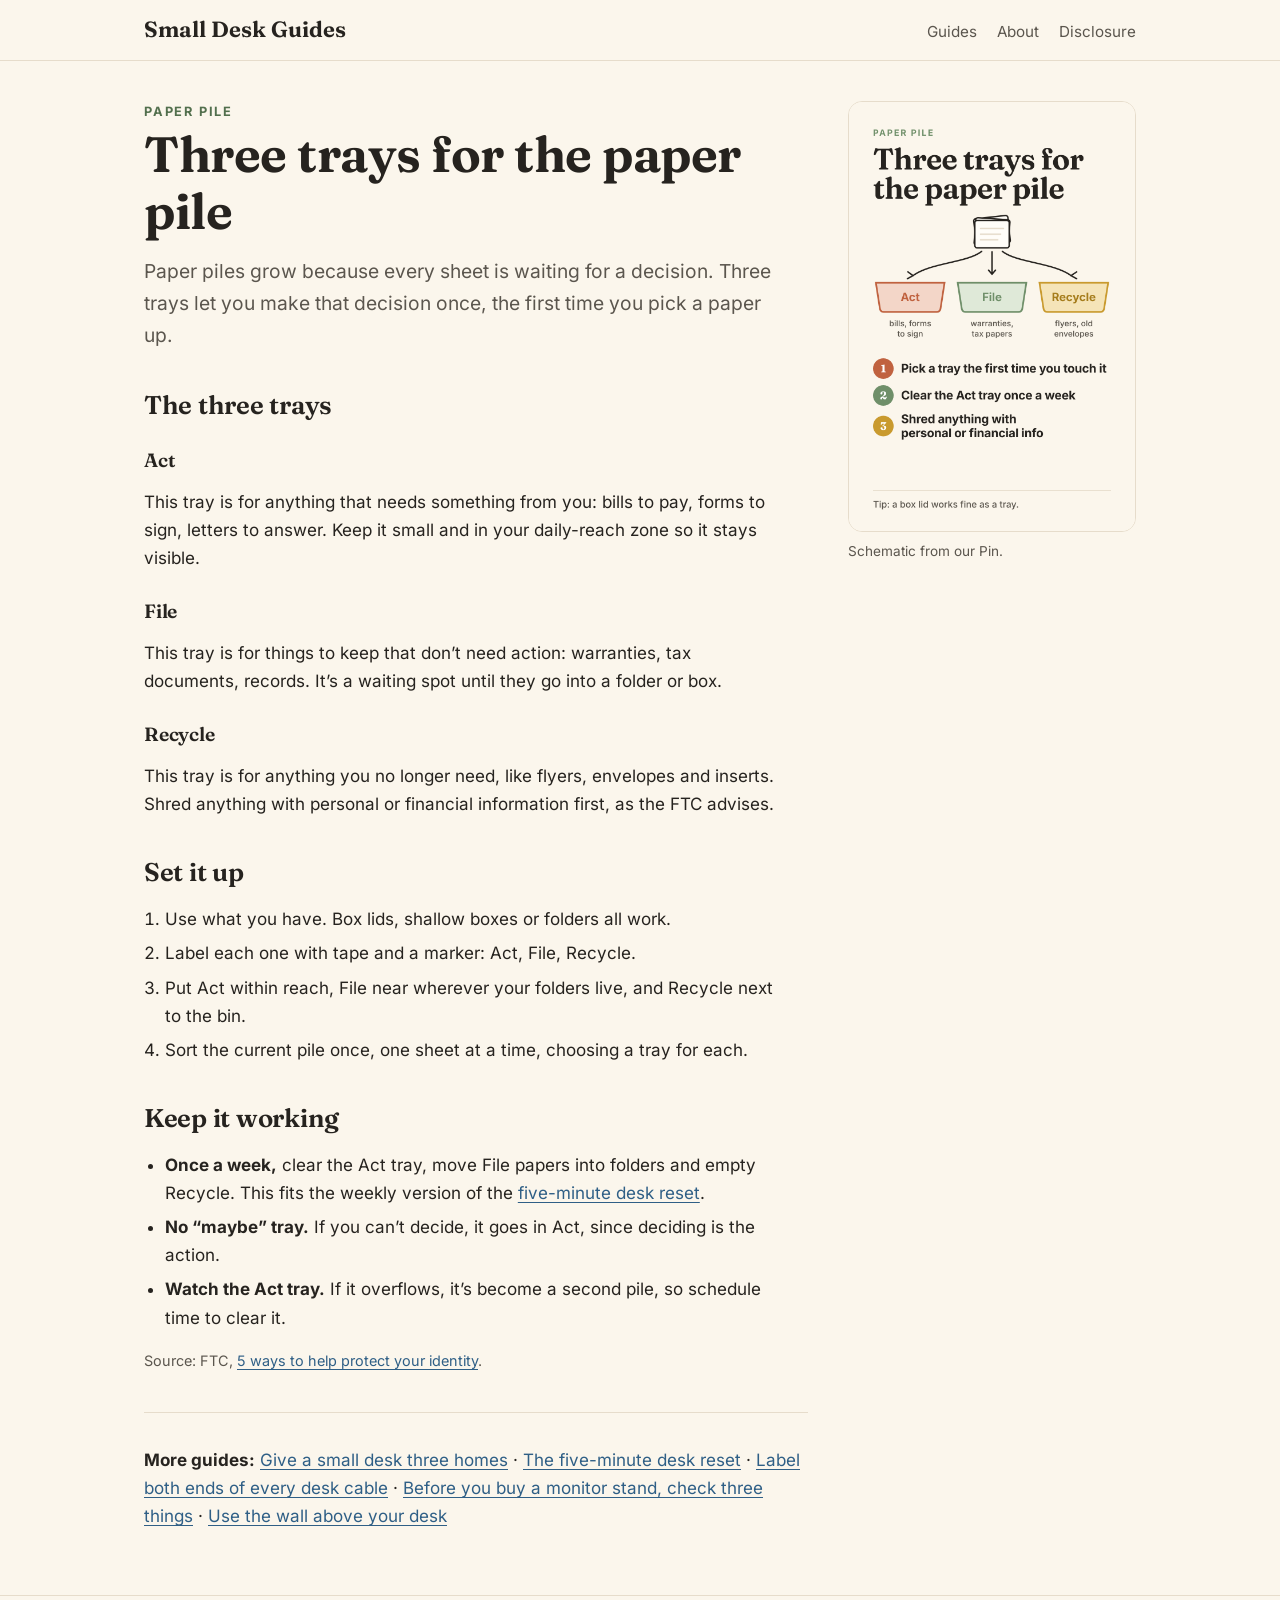
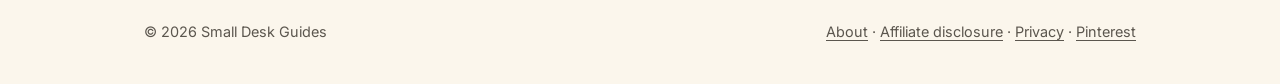
<file: guides/paper-trays/index.html>
<!doctype html>
<html lang="en">
<head>
<meta charset="utf-8">
<meta name="viewport" content="width=device-width, initial-scale=1">
<title>Three trays for the paper pile · Small Desk Guides</title>
<meta name="description" content="Sort every paper once into Act, File or Recycle trays, clear them weekly, and shred anything with personal or financial information.">
<meta property="og:site_name" content="Small Desk Guides">
<meta property="og:title" content="Three trays for the paper pile">
<meta property="og:description" content="Sort every paper once into Act, File or Recycle trays, clear them weekly, and shred anything with personal or financial information.">
<meta property="og:type" content="article">
<meta name="twitter:card" content="summary_large_image">
<link rel="canonical" href="https://smalldeskguides.github.io/guides/paper-trays/">
<meta property="og:url" content="https://smalldeskguides.github.io/guides/paper-trays/">
<meta property="og:image" content="https://smalldeskguides.github.io/assets/pins/paper-trays.png">
<meta property="og:image:alt" content="Schematic of a stack of papers sorted into three trays labeled Act, File and Recycle, with example contents under each.">
<script type="application/ld+json">{"@context": "https://schema.org", "@type": "Article", "headline": "Three trays for the paper pile", "description": "Sort every paper once into Act, File or Recycle trays, clear them weekly, and shred anything with personal or financial information.", "publisher": {"@type": "Organization", "name": "Small Desk Guides"}, "image": "https://smalldeskguides.github.io/assets/pins/paper-trays.png", "mainEntityOfPage": "https://smalldeskguides.github.io/guides/paper-trays/"}</script>
<link rel="stylesheet" href="../../assets/site.css">
</head>
<body>
<a class="skip" href="#main">Skip to content</a>

<header class="site-header"><div class="wrap">
<a class="brand" href="../../index.html">Small Desk Guides</a>
<nav class="site-nav" aria-label="Site"><a href="../../index.html">Guides</a><a href="../../about/index.html">About</a><a href="../../disclosure/index.html">Disclosure</a></nav>
</div></header>
<main id="main"><div class="wrap">
<article class="article">
<div><div class="article-body">
<p class="kicker">Paper pile</p>
<h1>Three trays for the paper pile</h1>
<p class="lede">Paper piles grow because every sheet is waiting for a decision. Three trays let you make that decision once, the first time you pick a paper up.</p>

<h2>The three trays</h2>
<h3>Act</h3>
<p>This tray is for anything that needs something from you: bills to pay, forms to sign, letters to answer. Keep it small and in your daily-reach zone so it stays visible.</p>
<h3>File</h3>
<p>This tray is for things to keep that don’t need action: warranties, tax documents, records. It’s a waiting spot until they go into a folder or box.</p>
<h3>Recycle</h3>
<p>This tray is for anything you no longer need, like flyers, envelopes and inserts. Shred anything with personal or financial information first, as the FTC advises.</p>

<h2>Set it up</h2>
<ol>
<li>Use what you have. Box lids, shallow boxes or folders all work.</li>
<li>Label each one with tape and a marker: Act, File, Recycle.</li>
<li>Put Act within reach, File near wherever your folders live, and Recycle next to the bin.</li>
<li>Sort the current pile once, one sheet at a time, choosing a tray for each.</li>
</ol>

<h2>Keep it working</h2>
<ul>
<li><strong>Once a week,</strong> clear the Act tray, move File papers into folders and empty Recycle. This fits the weekly version of the <a href="../five-minute-desk-reset/index.html">five-minute desk reset</a>.</li>
<li><strong>No “maybe” tray.</strong> If you can’t decide, it goes in Act, since deciding is the action.</li>
<li><strong>Watch the Act tray.</strong> If it overflows, it’s become a second pile, so schedule time to clear it.</li>
</ul>

<p class="sources">Source: FTC, <a href="https://www.ftc.gov/media/5-ways-help-protect-your-identity-0">5 ways to help protect your identity</a>.</p>
</div>
<nav class="related" aria-label="More guides"><p><strong>More guides:</strong> <a href="../three-desk-zones/index.html">Give a small desk three homes</a> · <a href="../five-minute-desk-reset/index.html">The five-minute desk reset</a> · <a href="../label-desk-cables/index.html">Label both ends of every desk cable</a> · <a href="../monitor-stand-checks/index.html">Before you buy a monitor stand, check three things</a> · <a href="../wall-above-desk/index.html">Use the wall above your desk</a></p></nav></div>
<aside class="article-aside">
<figure class="pin-figure"><img src="../../assets/pins/paper-trays.png" width="1000" height="1500" alt="Schematic of a stack of papers sorted into three trays labeled Act, File and Recycle, with example contents under each." loading="lazy">
<figcaption>Schematic from our Pin.</figcaption></figure>

</aside>
</article>
</div></main>
<footer class="site-footer"><div class="wrap">
<span>© 2026 Small Desk Guides</span>
<span><a href="../../about/index.html">About</a> · <a href="../../disclosure/index.html">Affiliate disclosure</a> · <a href="../../privacy/index.html">Privacy</a> · <a href="https://www.pinterest.com/danielkimmy949/">Pinterest</a></span>
</div></footer>
</body>
</html>
</file>
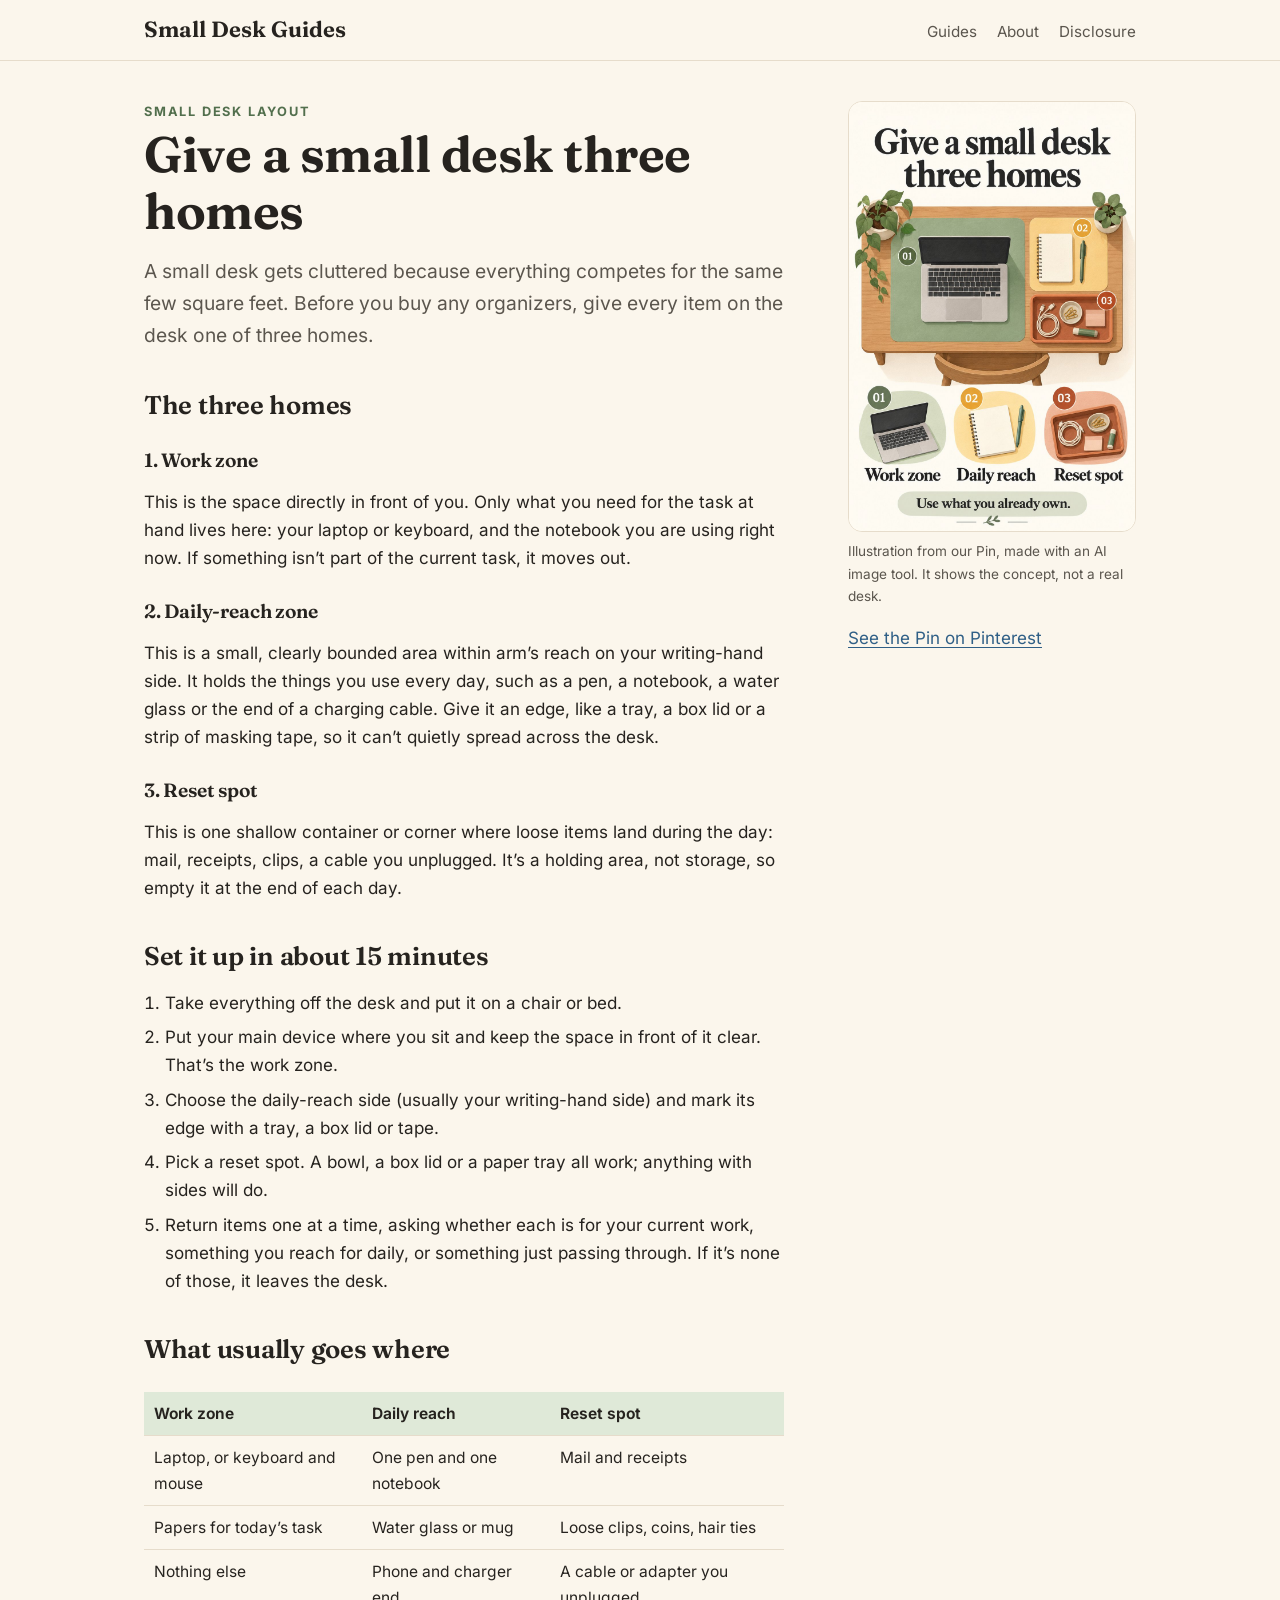
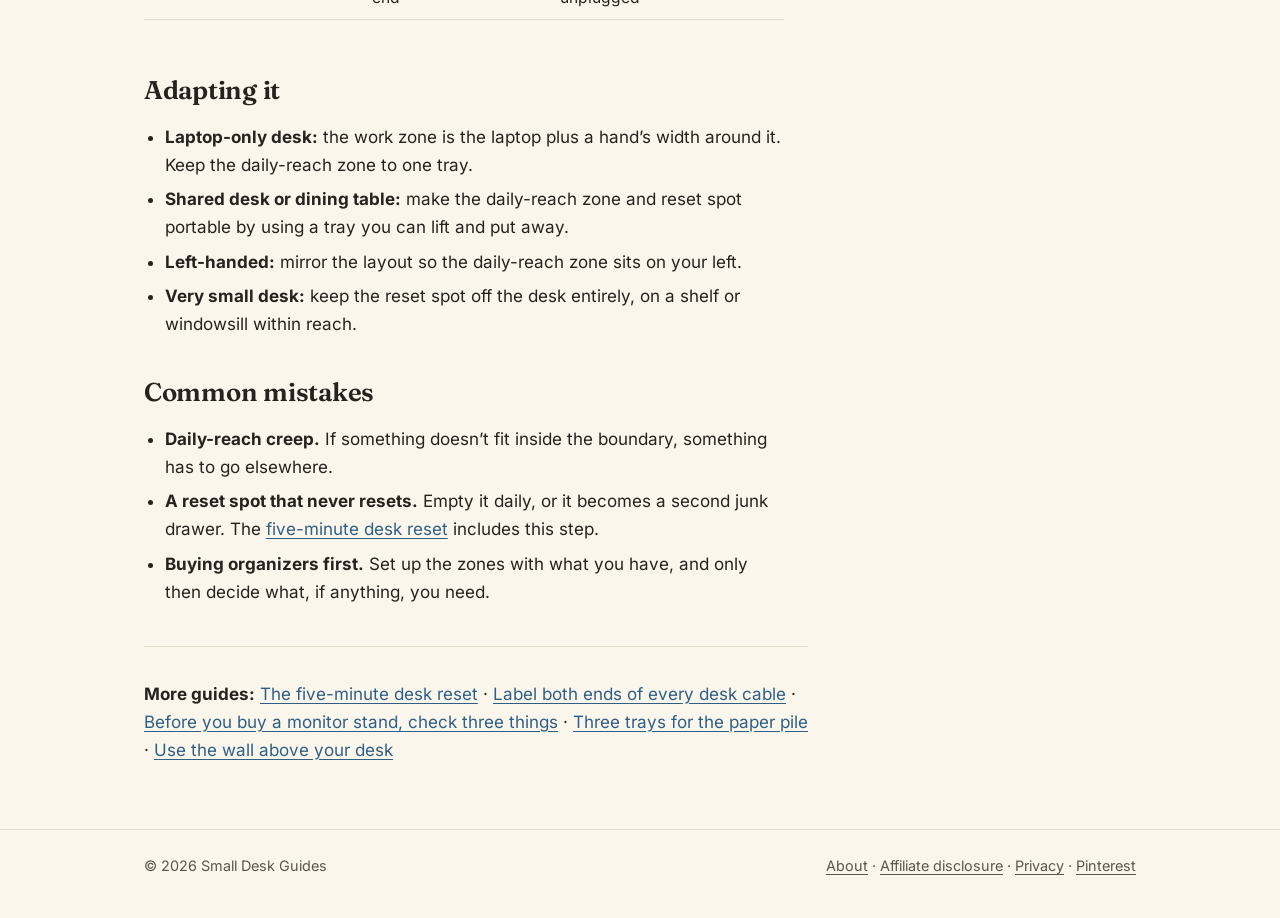
<file: guides/three-desk-zones/index.html>
<!doctype html>
<html lang="en">
<head>
<meta charset="utf-8">
<meta name="viewport" content="width=device-width, initial-scale=1">
<title>Give a small desk three homes · Small Desk Guides</title>
<meta name="description" content="A no-buy way to organize a small desk: split it into a work zone, a daily-reach zone and a reset spot, then give every item one home.">
<meta property="og:site_name" content="Small Desk Guides">
<meta property="og:title" content="Give a small desk three homes">
<meta property="og:description" content="A no-buy way to organize a small desk: split it into a work zone, a daily-reach zone and a reset spot, then give every item one home.">
<meta property="og:type" content="article">
<meta name="twitter:card" content="summary_large_image">
<link rel="canonical" href="https://smalldeskguides.github.io/guides/three-desk-zones/">
<meta property="og:url" content="https://smalldeskguides.github.io/guides/three-desk-zones/">
<meta property="og:image" content="https://smalldeskguides.github.io/assets/pins/three-desk-zones.jpg">
<meta property="og:image:alt" content="Illustrated top-down desk divided into a work zone with a laptop, a daily-reach zone with a notebook and pen, and a reset spot with a tray of loose items.">
<script type="application/ld+json">{"@context": "https://schema.org", "@type": "Article", "headline": "Give a small desk three homes", "description": "A no-buy way to organize a small desk: split it into a work zone, a daily-reach zone and a reset spot, then give every item one home.", "publisher": {"@type": "Organization", "name": "Small Desk Guides"}, "image": "https://smalldeskguides.github.io/assets/pins/three-desk-zones.jpg", "mainEntityOfPage": "https://smalldeskguides.github.io/guides/three-desk-zones/"}</script>
<link rel="stylesheet" href="../../assets/site.css">
</head>
<body>
<a class="skip" href="#main">Skip to content</a>

<header class="site-header"><div class="wrap">
<a class="brand" href="../../index.html">Small Desk Guides</a>
<nav class="site-nav" aria-label="Site"><a href="../../index.html">Guides</a><a href="../../about/index.html">About</a><a href="../../disclosure/index.html">Disclosure</a></nav>
</div></header>
<main id="main"><div class="wrap">
<article class="article">
<div><div class="article-body">
<p class="kicker">Small desk layout</p>
<h1>Give a small desk three homes</h1>
<p class="lede">A small desk gets cluttered because everything competes for the same few square feet. Before you buy any organizers, give every item on the desk one of three homes.</p>

<h2>The three homes</h2>
<h3>1. Work zone</h3>
<p>This is the space directly in front of you. Only what you need for the task at hand lives here: your laptop or keyboard, and the notebook you are using right now. If something isn’t part of the current task, it moves out.</p>
<h3>2. Daily-reach zone</h3>
<p>This is a small, clearly bounded area within arm’s reach on your writing-hand side. It holds the things you use every day, such as a pen, a notebook, a water glass or the end of a charging cable. Give it an edge, like a tray, a box lid or a strip of masking tape, so it can’t quietly spread across the desk.</p>
<h3>3. Reset spot</h3>
<p>This is one shallow container or corner where loose items land during the day: mail, receipts, clips, a cable you unplugged. It’s a holding area, not storage, so empty it at the end of each day.</p>

<h2>Set it up in about 15 minutes</h2>
<ol>
<li>Take everything off the desk and put it on a chair or bed.</li>
<li>Put your main device where you sit and keep the space in front of it clear. That’s the work zone.</li>
<li>Choose the daily-reach side (usually your writing-hand side) and mark its edge with a tray, a box lid or tape.</li>
<li>Pick a reset spot. A bowl, a box lid or a paper tray all work; anything with sides will do.</li>
<li>Return items one at a time, asking whether each is for your current work, something you reach for daily, or something just passing through. If it’s none of those, it leaves the desk.</li>
</ol>

<h2>What usually goes where</h2>
<div class="table-scroll">
<table>
<thead><tr><th scope="col">Work zone</th><th scope="col">Daily reach</th><th scope="col">Reset spot</th></tr></thead>
<tbody>
<tr><td>Laptop, or keyboard and mouse</td><td>One pen and one notebook</td><td>Mail and receipts</td></tr>
<tr><td>Papers for today’s task</td><td>Water glass or mug</td><td>Loose clips, coins, hair ties</td></tr>
<tr><td>Nothing else</td><td>Phone and charger end</td><td>A cable or adapter you unplugged</td></tr>
</tbody>
</table>
</div>

<h2>Adapting it</h2>
<ul>
<li><strong>Laptop-only desk:</strong> the work zone is the laptop plus a hand’s width around it. Keep the daily-reach zone to one tray.</li>
<li><strong>Shared desk or dining table:</strong> make the daily-reach zone and reset spot portable by using a tray you can lift and put away.</li>
<li><strong>Left-handed:</strong> mirror the layout so the daily-reach zone sits on your left.</li>
<li><strong>Very small desk:</strong> keep the reset spot off the desk entirely, on a shelf or windowsill within reach.</li>
</ul>

<h2>Common mistakes</h2>
<ul>
<li><strong>Daily-reach creep.</strong> If something doesn’t fit inside the boundary, something has to go elsewhere.</li>
<li><strong>A reset spot that never resets.</strong> Empty it daily, or it becomes a second junk drawer. The <a href="../five-minute-desk-reset/index.html">five-minute desk reset</a> includes this step.</li>
<li><strong>Buying organizers first.</strong> Set up the zones with what you have, and only then decide what, if anything, you need.</li>
</ul>
</div>
<nav class="related" aria-label="More guides"><p><strong>More guides:</strong> <a href="../five-minute-desk-reset/index.html">The five-minute desk reset</a> · <a href="../label-desk-cables/index.html">Label both ends of every desk cable</a> · <a href="../monitor-stand-checks/index.html">Before you buy a monitor stand, check three things</a> · <a href="../paper-trays/index.html">Three trays for the paper pile</a> · <a href="../wall-above-desk/index.html">Use the wall above your desk</a></p></nav></div>
<aside class="article-aside">
<figure class="pin-figure"><img src="../../assets/pins/three-desk-zones.jpg" width="1000" height="1500" alt="Illustrated top-down desk divided into a work zone with a laptop, a daily-reach zone with a notebook and pen, and a reset spot with a tray of loose items." loading="lazy">
<figcaption>Illustration from our Pin, made with an AI image tool. It shows the concept, not a real desk.</figcaption></figure>
<p><a href="https://www.pinterest.com/pin/1092897034687635447/">See the Pin on Pinterest</a></p>
</aside>
</article>
</div></main>
<footer class="site-footer"><div class="wrap">
<span>© 2026 Small Desk Guides</span>
<span><a href="../../about/index.html">About</a> · <a href="../../disclosure/index.html">Affiliate disclosure</a> · <a href="../../privacy/index.html">Privacy</a> · <a href="https://www.pinterest.com/danielkimmy949/">Pinterest</a></span>
</div></footer>
</body>
</html>
</file>
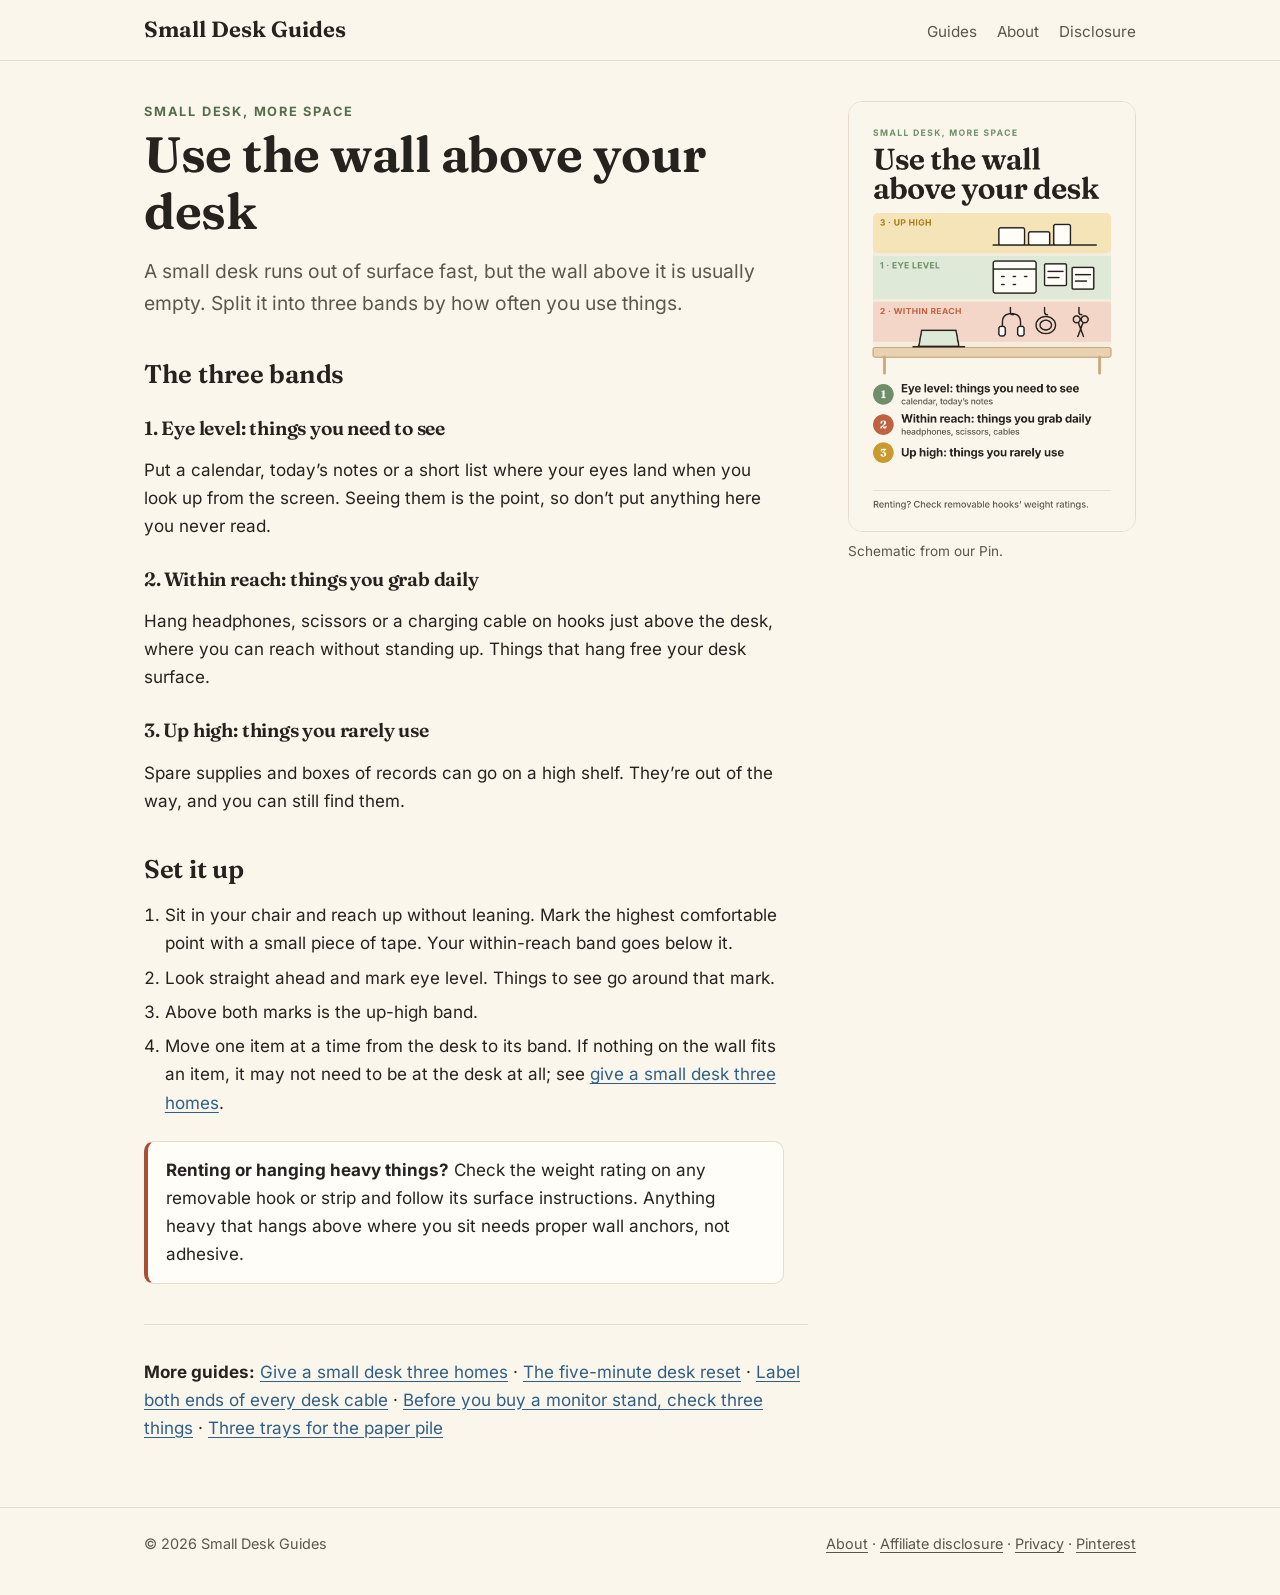
<file: guides/wall-above-desk/index.html>
<!doctype html>
<html lang="en">
<head>
<meta charset="utf-8">
<meta name="viewport" content="width=device-width, initial-scale=1">
<title>Use the wall above your desk · Small Desk Guides</title>
<meta name="description" content="Split the wall above a small desk into three bands: eye level for things to see, within reach for daily items and up high for things you rarely use.">
<meta property="og:site_name" content="Small Desk Guides">
<meta property="og:title" content="Use the wall above your desk">
<meta property="og:description" content="Split the wall above a small desk into three bands: eye level for things to see, within reach for daily items and up high for things you rarely use.">
<meta property="og:type" content="article">
<meta name="twitter:card" content="summary_large_image">
<link rel="canonical" href="https://smalldeskguides.github.io/guides/wall-above-desk/">
<meta property="og:url" content="https://smalldeskguides.github.io/guides/wall-above-desk/">
<meta property="og:image" content="https://smalldeskguides.github.io/assets/pins/wall-above-desk.png">
<meta property="og:image:alt" content="Schematic of a wall above a desk split into three bands: up high with a shelf of boxes, eye level with a calendar and notes, within reach with hooks holding headphones, a cable and scissors.">
<script type="application/ld+json">{"@context": "https://schema.org", "@type": "Article", "headline": "Use the wall above your desk", "description": "Split the wall above a small desk into three bands: eye level for things to see, within reach for daily items and up high for things you rarely use.", "publisher": {"@type": "Organization", "name": "Small Desk Guides"}, "image": "https://smalldeskguides.github.io/assets/pins/wall-above-desk.png", "mainEntityOfPage": "https://smalldeskguides.github.io/guides/wall-above-desk/"}</script>
<link rel="stylesheet" href="../../assets/site.css">
</head>
<body>
<a class="skip" href="#main">Skip to content</a>

<header class="site-header"><div class="wrap">
<a class="brand" href="../../index.html">Small Desk Guides</a>
<nav class="site-nav" aria-label="Site"><a href="../../index.html">Guides</a><a href="../../about/index.html">About</a><a href="../../disclosure/index.html">Disclosure</a></nav>
</div></header>
<main id="main"><div class="wrap">
<article class="article">
<div><div class="article-body">
<p class="kicker">Small desk, more space</p>
<h1>Use the wall above your desk</h1>
<p class="lede">A small desk runs out of surface fast, but the wall above it is usually empty. Split it into three bands by how often you use things.</p>

<h2>The three bands</h2>
<h3>1. Eye level: things you need to see</h3>
<p>Put a calendar, today’s notes or a short list where your eyes land when you look up from the screen. Seeing them is the point, so don’t put anything here you never read.</p>
<h3>2. Within reach: things you grab daily</h3>
<p>Hang headphones, scissors or a charging cable on hooks just above the desk, where you can reach without standing up. Things that hang free your desk surface.</p>
<h3>3. Up high: things you rarely use</h3>
<p>Spare supplies and boxes of records can go on a high shelf. They’re out of the way, and you can still find them.</p>

<h2>Set it up</h2>
<ol>
<li>Sit in your chair and reach up without leaning. Mark the highest comfortable point with a small piece of tape. Your within-reach band goes below it.</li>
<li>Look straight ahead and mark eye level. Things to see go around that mark.</li>
<li>Above both marks is the up-high band.</li>
<li>Move one item at a time from the desk to its band. If nothing on the wall fits an item, it may not need to be at the desk at all; see <a href="../three-desk-zones/index.html">give a small desk three homes</a>.</li>
</ol>

<div class="note caution"><p><strong>Renting or hanging heavy things?</strong> Check the weight rating on any removable hook or strip and follow its surface instructions. Anything heavy that hangs above where you sit needs proper wall anchors, not adhesive.</p></div>
</div>
<nav class="related" aria-label="More guides"><p><strong>More guides:</strong> <a href="../three-desk-zones/index.html">Give a small desk three homes</a> · <a href="../five-minute-desk-reset/index.html">The five-minute desk reset</a> · <a href="../label-desk-cables/index.html">Label both ends of every desk cable</a> · <a href="../monitor-stand-checks/index.html">Before you buy a monitor stand, check three things</a> · <a href="../paper-trays/index.html">Three trays for the paper pile</a></p></nav></div>
<aside class="article-aside">
<figure class="pin-figure"><img src="../../assets/pins/wall-above-desk.png" width="1000" height="1500" alt="Schematic of a wall above a desk split into three bands: up high with a shelf of boxes, eye level with a calendar and notes, within reach with hooks holding headphones, a cable and scissors." loading="lazy">
<figcaption>Schematic from our Pin.</figcaption></figure>

</aside>
</article>
</div></main>
<footer class="site-footer"><div class="wrap">
<span>© 2026 Small Desk Guides</span>
<span><a href="../../about/index.html">About</a> · <a href="../../disclosure/index.html">Affiliate disclosure</a> · <a href="../../privacy/index.html">Privacy</a> · <a href="https://www.pinterest.com/danielkimmy949/">Pinterest</a></span>
</div></footer>
</body>
</html>
</file>
<file: assets/site.css>
@font-face {
  font-family: "Fraunces";
  src: url("fonts/fraunces-latin-wght-normal.woff2") format("woff2");
  font-weight: 100 900;
  font-display: swap;
}
@font-face {
  font-family: "Inter";
  src: url("fonts/inter-latin-wght-normal.woff2") format("woff2");
  font-weight: 100 900;
  font-display: swap;
}

:root {
  --paper: #fbf6ec;
  --card: #fffdf8;
  --ink: #26231f;
  --ink-soft: #5b564e;
  --rule: #e6dccb;
  --sage: #526f4d;
  --sage-fill: #dfe9d8;
  --terra: #a94e32;
  --mustard-fill: #f5e4b8;
  --link: #2f5f86;
  --measure: 40rem;
}

* { box-sizing: border-box; }

html { -webkit-text-size-adjust: 100%; }

body {
  margin: 0;
  background: var(--paper);
  color: var(--ink);
  font: 400 1.0625rem/1.65 "Inter", system-ui, sans-serif;
  -webkit-font-smoothing: antialiased;
}

a { color: var(--link); text-underline-offset: 0.18em; }
a:hover { color: var(--terra); }
a:focus-visible { outline: 3px solid var(--link); outline-offset: 4px; }
img { max-width: 100%; height: auto; display: block; }

.skip { position: absolute; left: -999px; }
.skip:focus { left: 1rem; top: 1rem; z-index: 10; background: var(--card); padding: 0.5rem 0.75rem; }

.wrap { max-width: 64rem; margin: 0 auto; padding: 0 1rem; }

.site-header {
  border-bottom: 1px solid var(--rule);
  padding: 1rem 0;
}
.site-header .wrap { display: flex; flex-wrap: wrap; gap: 0.75rem 1.5rem; align-items: baseline; justify-content: space-between; }
.brand { font: 650 1.375rem/1.2 "Fraunces", serif; color: var(--ink); text-decoration: none; }
.site-nav { display: flex; gap: 1.25rem; font-size: 0.95rem; }
.site-nav a { color: var(--ink-soft); text-decoration: none; }
.site-nav a:hover, .site-nav a[aria-current="page"] { color: var(--ink); text-decoration: underline; }

main { padding: 2.5rem 0 3rem; }

h1, h2, h3 { font-family: "Fraunces", serif; line-height: 1.15; letter-spacing: -0.01em; }
h1 { font-size: clamp(2.1rem, 6vw, 3.1rem); font-weight: 650; margin: 0.25rem 0 1rem; }
h2 { font-size: 1.6rem; font-weight: 620; margin: 2.5rem 0 0.75rem; }
h3 { font-size: 1.2rem; font-weight: 620; margin: 1.75rem 0 0.5rem; }

.kicker { font-size: 0.8rem; font-weight: 700; letter-spacing: 0.14em; text-transform: uppercase; color: var(--sage); margin: 0; }
.lede { font-size: 1.2rem; color: var(--ink-soft); max-width: var(--measure); margin: 0 0 1.5rem; }

.article { display: grid; gap: 2.5rem; }
.article-body { max-width: var(--measure); }
.article-body p, .article-body li { max-width: var(--measure); }
.article-body ol, .article-body ul { padding-left: 1.3rem; }
.article-body li + li { margin-top: 0.4rem; }

@media (min-width: 60rem) {
  .article { grid-template-columns: minmax(0, 1fr) 18rem; align-items: start; }
  .article-aside { position: sticky; top: 1.5rem; }
}

figure { margin: 0; }
.pin-figure img { border-radius: 14px; border: 1px solid var(--rule); background: var(--card); }
figcaption { font-size: 0.85rem; color: var(--ink-soft); margin-top: 0.5rem; }

.note {
  background: var(--card);
  border: 1px solid var(--rule);
  border-left: 4px solid var(--sage);
  border-radius: 10px;
  padding: 0.9rem 1.1rem;
  margin: 1.5rem 0;
}
.note p { margin: 0; }
.note.caution { border-left-color: var(--terra); }

table { border-collapse: collapse; width: 100%; margin: 1rem 0; font-size: 0.97rem; }
th, td { text-align: left; vertical-align: top; padding: 0.55rem 0.6rem; border-bottom: 1px solid var(--rule); }
th { font-weight: 650; background: var(--sage-fill); }
.table-scroll { overflow-x: auto; }

.checklist { list-style: none; padding: 0; margin: 1rem 0; }
.checklist li { display: flex; gap: 0.75rem; align-items: baseline; padding: 0.6rem 0.8rem; background: var(--card); border: 1px solid var(--rule); border-radius: 10px; }
.checklist li + li { margin-top: 0.5rem; }
.checklist .t { flex: none; font-weight: 700; color: var(--terra); min-width: 3.6rem; }

.cards { display: grid; gap: 1.25rem; grid-template-columns: repeat(auto-fill, minmax(15rem, 1fr)); margin: 1.5rem 0 0; padding: 0; list-style: none; }
.card { background: var(--card); border: 1px solid var(--rule); border-radius: 14px; overflow: hidden; }
.card a { color: inherit; text-decoration: none; display: block; height: 100%; }
.card img { aspect-ratio: 2 / 3; object-fit: cover; width: 100%; border-bottom: 1px solid var(--rule); }
.card .card-text { padding: 0.9rem 1rem 1.1rem; }
.card h2 { font-size: 1.25rem; margin: 0 0 0.35rem; }
.card p { margin: 0; color: var(--ink-soft); font-size: 0.95rem; }
.card a:hover h2 { text-decoration: underline; }

.related { border-top: 1px solid var(--rule); margin-top: 2.5rem; padding-top: 1rem; }
.sources { font-size: 0.9rem; color: var(--ink-soft); }

.site-footer { border-top: 1px solid var(--rule); padding: 1.5rem 0 2.5rem; font-size: 0.9rem; color: var(--ink-soft); }
.site-footer .wrap { display: flex; flex-wrap: wrap; gap: 0.5rem 1.25rem; justify-content: space-between; }
.site-footer a { color: var(--ink-soft); }

@media print {
  .site-header, .site-footer, .article-aside, .related, .no-print { display: none !important; }
  body { background: #fff; }
  main { padding: 0; }
}
</file>
